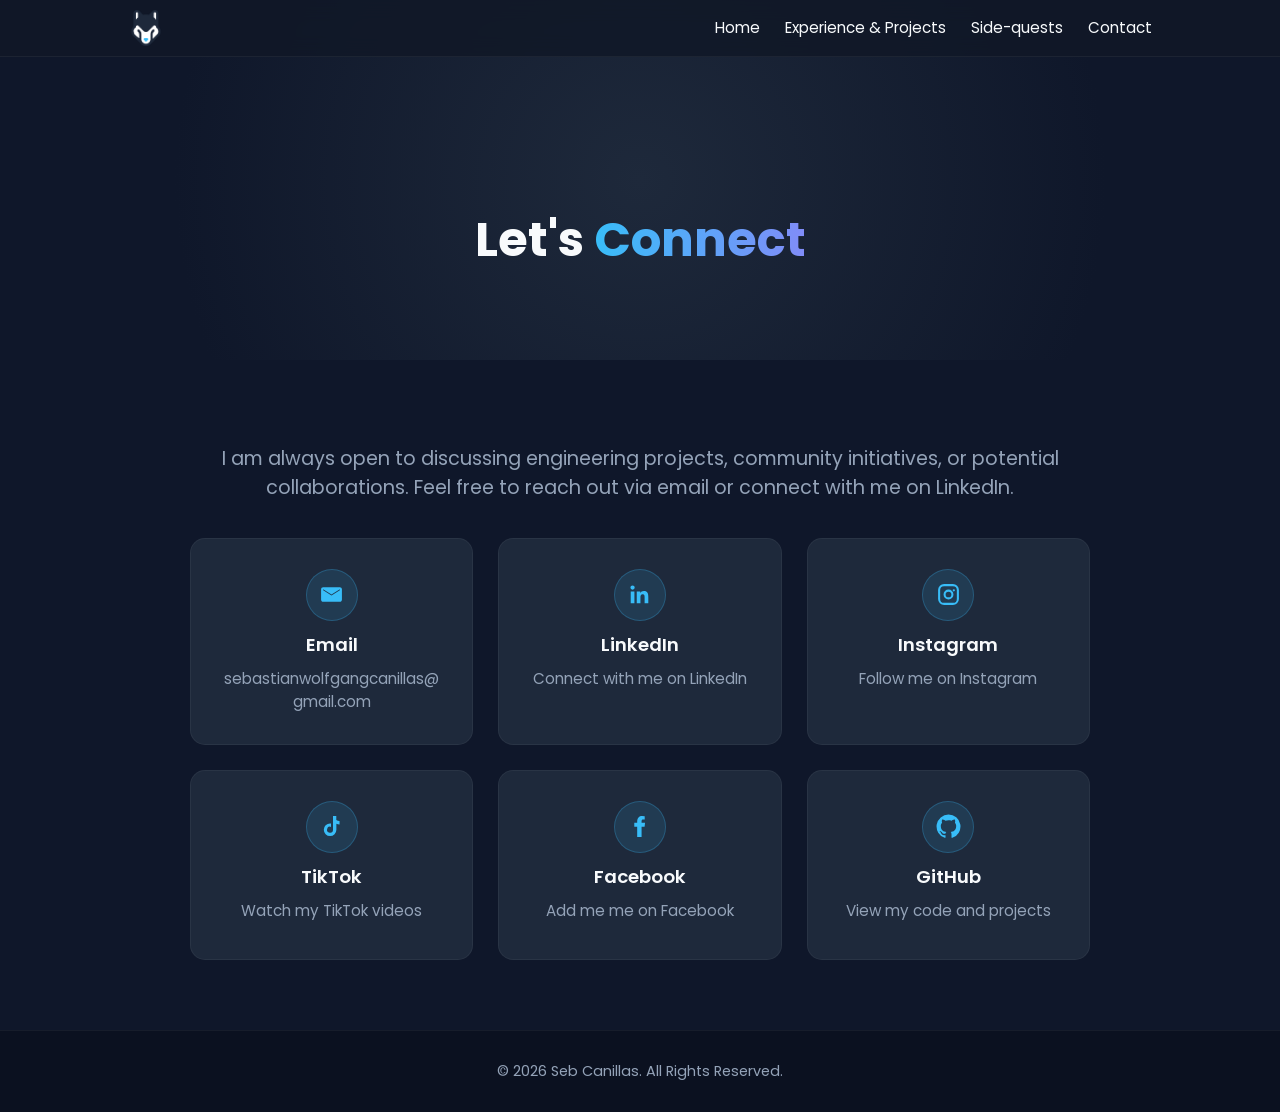
<file: contact.html>
<!DOCTYPE html>
<html lang="en">
<head>
    <meta charset="UTF-8">
    <meta name="viewport" content="width=device-width, initial-scale=1.0">
    <title>Contact | Seb Canillas</title>
    <link rel="stylesheet" href="./style.css">
    <link rel="icon" type="image/png" href="./logo.png">
</head>
<body>

    <nav id="navbar">

    <div class="nav-top">
        <a href="index.html" class="nav-logo">
            <img src="./logo.png" alt="Logo">
        </a>

    <button class="hamburger" id="hamburger">
        ☰
    </button>
    </div>
    <ul id="nav-links">
        <li><a href="index.html">Home</a></li>
        <li><a href="projects.html">Experience & Projects</a></li>
        <li><a href="hobbies.html">Side-quests</a></li>
        <li><a href="contact.html">Contact</a></li>
    </ul>
</nav>

    <section class="sub-hero">
        <h1>Let's <span>Connect</span></h1>
    </section>

    <section id="contact" class="bg-dark reveal">
        <div class="contact-container">
            <p>I am always open to discussing engineering projects, community initiatives, or potential collaborations. Feel free to reach out via email or connect with me on LinkedIn.</p>

            <div class="contact-card-grid">
                <a class="contact-card" href="mailto:sebastianwolfgangcanillas@gmail.com">
                    <span class="contact-icon" aria-hidden="true">
                        <svg viewBox="0 0 24 24" role="img">
                            <path d="M4 5h16c1.1 0 2 .9 2 2v10c0 1.1-.9 2-2 2H4c-1.1 0-2-.9-2-2V7c0-1.1.9-2 2-2zm8 8 8-5V7l-8 5-8-5v1l8 5z"/>
                        </svg>
                    </span>
                    <span class="contact-label">Email</span>
                    <span class="contact-detail">sebastianwolfgangcanillas@gmail.com</span>
                </a>

                <a class="contact-card" href="https://www.linkedin.com/in/wolfiekani/" target="_blank" rel="noopener noreferrer">
                    <span class="contact-icon" aria-hidden="true">
                        <svg viewBox="0 0 24 24" role="img">
                            <path d="M20.45 20.45h-3.55v-5.57c0-1.33-.03-3.04-1.85-3.04-1.85 0-2.14 1.45-2.14 2.94v5.67H9.36V9h3.41v1.56h.05c.47-.9 1.64-1.85 3.37-1.85 3.6 0 4.26 2.37 4.26 5.46v6.28zM5.34 7.43a2.06 2.06 0 1 1 0-4.12 2.06 2.06 0 0 1 0 4.12zM7.12 20.45H3.56V9h3.56v11.45z"/>
                        </svg>
                    </span>
                    <span class="contact-label">LinkedIn</span>
                    <span class="contact-detail">Connect with me on LinkedIn</span>
                </a>

                <a class="contact-card" href="https://www.instagram.com/wolfiekani/" target="_blank" rel="noopener noreferrer">
                    <span class="contact-icon" aria-hidden="true">
                        <svg viewBox="0 0 24 24" role="img">
                            <path d="M7.75 2h8.5A5.76 5.76 0 0 1 22 7.75v8.5A5.76 5.76 0 0 1 16.25 22h-8.5A5.76 5.76 0 0 1 2 16.25v-8.5A5.76 5.76 0 0 1 7.75 2zm0 2A3.75 3.75 0 0 0 4 7.75v8.5A3.75 3.75 0 0 0 7.75 20h8.5A3.75 3.75 0 0 0 20 16.25v-8.5A3.75 3.75 0 0 0 16.25 4h-8.5zM12 7.25A4.75 4.75 0 1 1 12 16.75 4.75 4.75 0 0 1 12 7.25zm0 2A2.75 2.75 0 1 0 12 14.75 2.75 2.75 0 0 0 12 9.25zm5.1-2.35a1.1 1.1 0 1 1 0 2.2 1.1 1.1 0 0 1 0-2.2z"/>
                        </svg>
                    </span>
                    <span class="contact-label">Instagram</span>
                    <span class="contact-detail">Follow me on Instagram</span>
                </a>

                <a class="contact-card" href="https://www.tiktok.com/@wolfiekani" target="_blank" rel="noopener noreferrer">
                    <span class="contact-icon" aria-hidden="true">
                        <svg viewBox="0 0 24 24" role="img">
                            <path d="M16.6 5.82a5.36 5.36 0 0 0 3.13 1V10a8.46 8.46 0 0 1-3.05-.57v5.64a6.04 6.04 0 1 1-6.04-6.04c.3 0 .6.02.89.07v3.26a2.86 2.86 0 1 0 1.91 2.7V2h3.16v3.82z"/>
                        </svg>
                    </span>
                    <span class="contact-label">TikTok</span>
                    <span class="contact-detail">Watch my TikTok videos</span>
                </a>

                <a class="contact-card" href="https://www.facebook.com/wolfiekani" target="_blank" rel="noopener noreferrer">
                    <span class="contact-icon" aria-hidden="true">
                        <svg viewBox="0 0 24 24" role="img">
                            <path d="M14 8.5V6.75c0-.5.11-.86.33-1.06.22-.2.61-.3 1.17-.3H17V2.15A20.2 20.2 0 0 0 14.55 2c-1.46 0-2.62.43-3.48 1.29-.86.86-1.29 2.08-1.29 3.66V8.5H7v3.65h2.78V22H14v-9.85h2.88l.45-3.65H14z"/>
                        </svg>
                    </span>
                    <span class="contact-label">Facebook</span>
                    <span class="contact-detail">Add me  me on Facebook</span>
                </a>

                <a class="contact-card" href="https://github.com/wolfiekan1" target="_blank" rel="noopener noreferrer">
                    <span class="contact-icon" aria-hidden="true">
                        <svg viewBox="0 0 24 24" role="img">
                            <path d="M12 .5A11.5 11.5 0 0 0 8.36 22.9c.58.1.79-.25.79-.56v-2c-3.22.7-3.9-1.38-3.9-1.38-.53-1.34-1.29-1.7-1.29-1.7-1.05-.72.08-.7.08-.7 1.16.08 1.77 1.2 1.77 1.2 1.03 1.76 2.7 1.25 3.36.96.1-.75.4-1.25.73-1.54-2.57-.29-5.27-1.28-5.27-5.72 0-1.26.45-2.3 1.19-3.11-.12-.29-.52-1.47.11-3.07 0 0 .97-.31 3.18 1.19A10.92 10.92 0 0 1 12 6.08c.98 0 1.97.13 2.9.39 2.2-1.5 3.17-1.19 3.17-1.19.63 1.6.23 2.78.11 3.07.74.81 1.19 1.85 1.19 3.11 0 4.45-2.71 5.43-5.29 5.72.42.36.79 1.07.79 2.16v3c0 .31.21.67.8.56A11.5 11.5 0 0 0 12 .5z"/>
                        </svg>
                    </span>
                    <span class="contact-label">GitHub</span>
                    <span class="contact-detail">View my code and projects</span>
                </a>
            </div>
        </div>
    </section>

    <footer>
        <p>© 2026 Seb Canillas. All Rights Reserved.</p>
    </footer>

    <script>
        window.addEventListener('scroll', () => {
            const nav = document.getElementById('navbar');
            if (window.scrollY > 50) { nav.classList.add('scrolled'); } 
            else { nav.classList.remove('scrolled'); }
        });

        function reveal() {
            var reveals = document.querySelectorAll('.reveal');
            for (var i = 0; i < reveals.length; i++) {
                var windowHeight = window.innerHeight;
                var elementTop = reveals[i].getBoundingClientRect().top;
                if (elementTop < windowHeight - 100) { reveals[i].classList.add('active'); }
            }
        }
        window.addEventListener('scroll', reveal);
        reveal(); 
    </script>
    <script>
const hamburger = document.getElementById('hamburger');
const navLinks = document.getElementById('nav-links');

hamburger.addEventListener('click', () => {
    navLinks.classList.toggle('show');
});
</script>
</body>
</html>
</file>
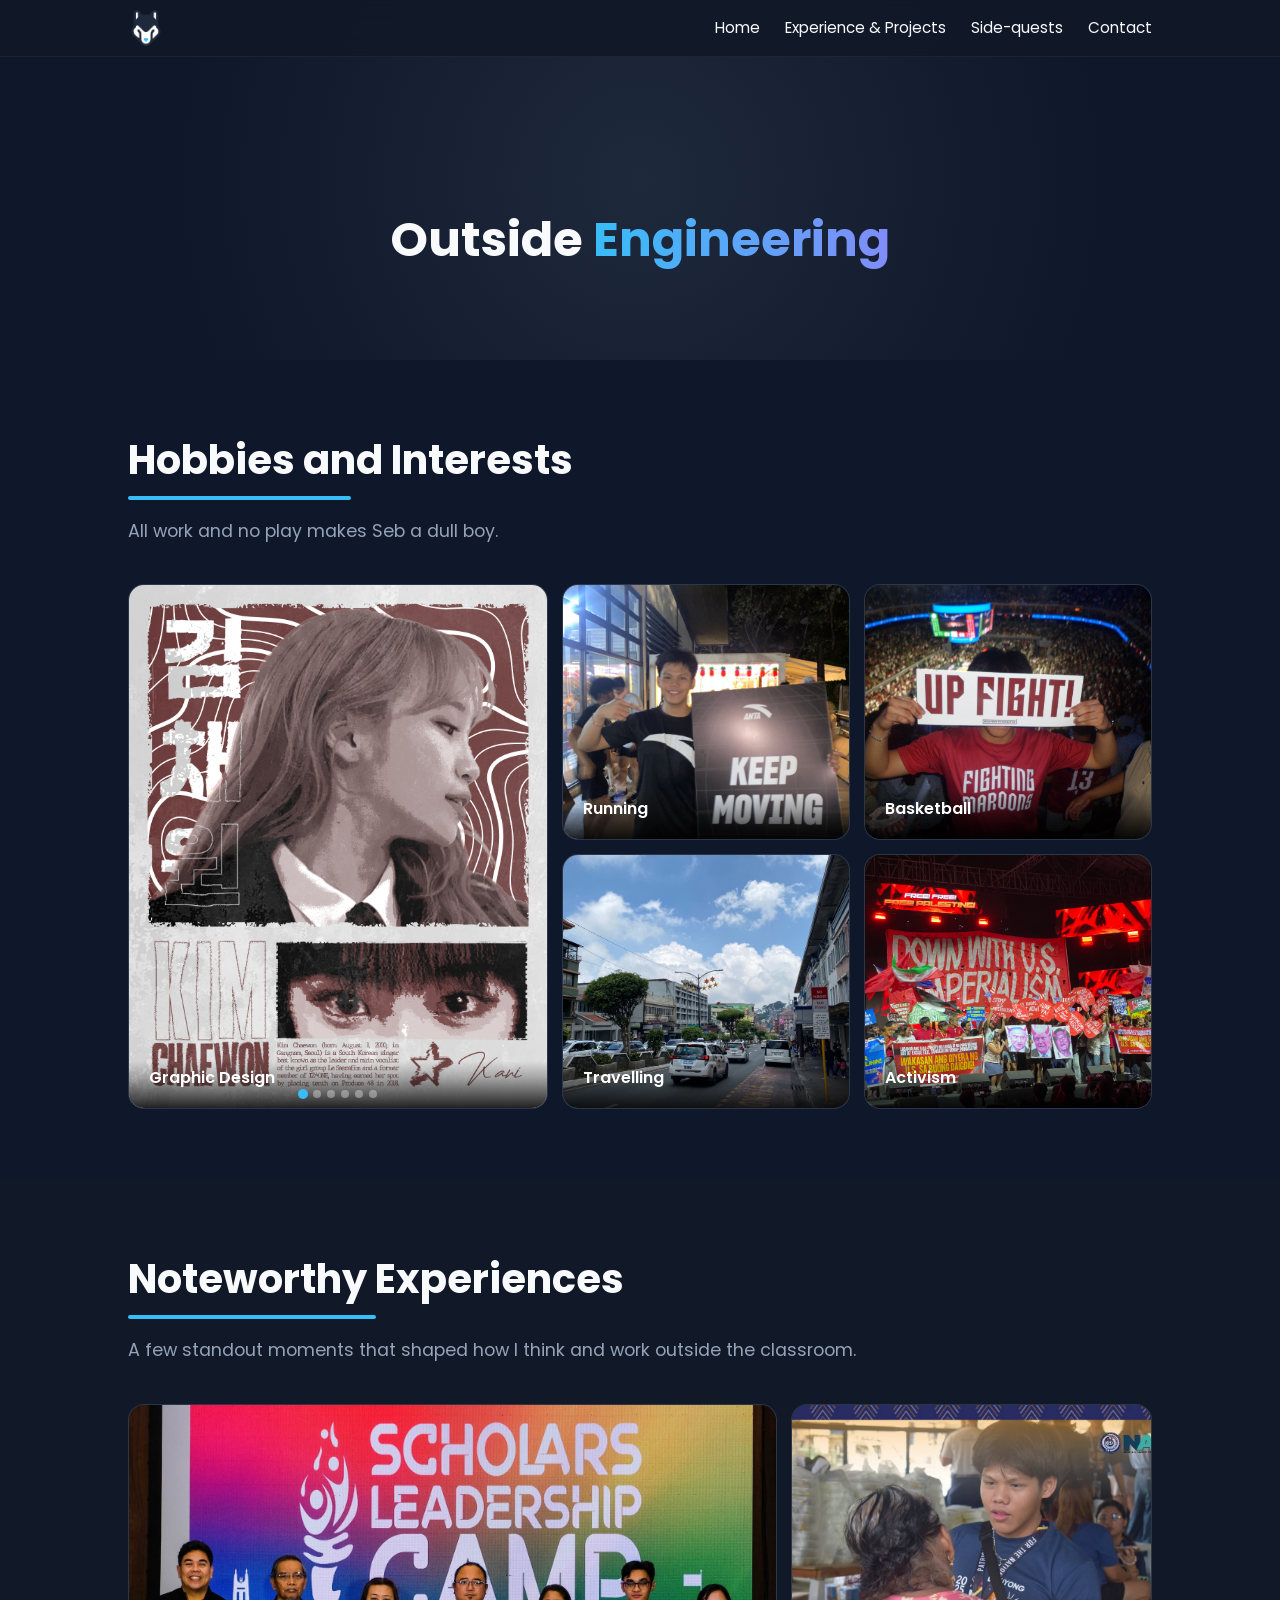
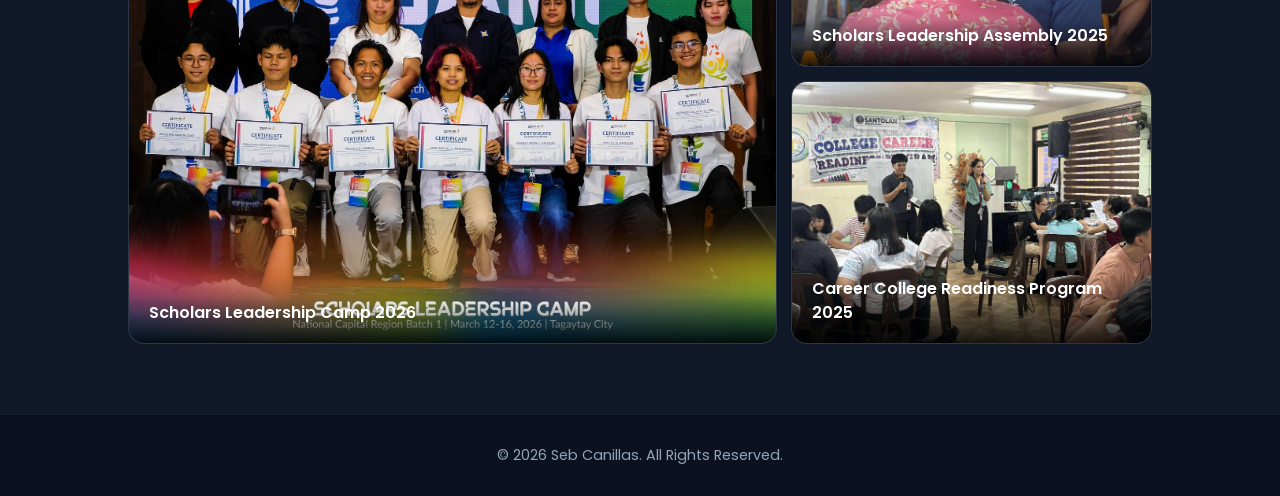
<file: hobbies.html>
<!DOCTYPE html>
<html lang="en">
<head>
    <meta charset="UTF-8">
    <meta name="viewport" content="width=device-width, initial-scale=1.0">
    <title>Hobbies | Seb Canillas</title>
    <link rel="stylesheet" href="./style.css">
    <link rel="icon" type="image/png" href="./logo.png">
</head>
<body>

    <nav id="navbar">

    <div class="nav-top">
        <a href="index.html" class="nav-logo">
            <img src="./logo.png" alt="Logo">
        </a>
    <button class="hamburger" id="hamburger">
        ☰
    </button>
    </div>
    <ul id="nav-links">
        <li><a href="index.html">Home</a></li>
        <li><a href="projects.html">Experience & Projects</a></li>
        <li><a href="hobbies.html">Side-quests</a></li>
        <li><a href="contact.html">Contact</a></li>
    </ul>
</nav>

    <section class="sub-hero">
        <h1>Outside <span>Engineering</span></h1>
    </section>

    <section id="hobbies" class="bg-dark reveal">
    <h2>Hobbies and Interests</h2>
        <p class="section-desc">
            All work and no play makes Seb a dull boy.
        </p>
    <div class="hobby-bento">

        <!-- Graphic Design - with slideshow -->
        <div class="hobby-card graphic-design-card">
            <div class="hobby-slideshow" data-interval="3000">
                <div class="slideshow-track">
                    <div class="slide" style="background-image:url('./hobbies/graphic-design/1.webp');"></div>
                    <div class="slide" style="background-image:url('./hobbies/graphic-design/2.webp');"></div>
                    <div class="slide" style="background-image:url('./hobbies/graphic-design/3.webp');"></div>
                    <div class="slide" style="background-image:url('./hobbies/graphic-design/4.webp');"></div>
                    <div class="slide" style="background-image:url('./hobbies/graphic-design/5.webp');"></div>
                    <div class="slide" style="background-image:url('./hobbies/graphic-design/6.webp');"></div>
                </div>
                <button class="slide-btn prev">‹</button>
                <button class="slide-btn next">›</button>
                <div class="slide-dots"></div>
            </div>
            <div class="hobby-content">
                <h3>Graphic Design</h3>
                <p>Made using a cracked Adobe Photoshop 2023. View more in my instagram account @kan1nnimanong.</p>
            </div>
        </div>

        <!-- Running - static image -->
        <div class="hobby-card">
            <div class="hobby-photo" style="background-image:url('./hobbies/running.jpg');"></div>
            <div class="hobby-content">
                <h3>Running</h3>
                <p>I enjoy running for both fitness and mental clarity, most notably it prevents me from doomscrolling.</p>
            </div>
        </div>

        <!-- Gaming - static image -->
        <div class="hobby-card">
            <div class="hobby-photo" style="background-image:url('./hobbies/basketball.jpg');"></div>
            <div class="hobby-content">
                <h3>Basketball</h3>
                <p>Ball knowledge.</p>
            </div>
        </div>

        <!-- Reading - static image -->
        <div class="hobby-card">
            <div class="hobby-photo" style="background-image:url('./hobbies/travelling.jpg');"></div>
            <div class="hobby-content">
                <h3>Travelling</h3>
                <p>Loitering around!</p>
            </div>
        </div>

        <!-- Activism - static image -->
        <div class="hobby-card">
            <div class="hobby-photo" style="background-image:url('./hobbies/activism.jpg');"></div>
            <div class="hobby-content">
                <h3>Activism</h3>
                <p>stp.</p>
            </div>
        </div>

    </div>
</section>

    <section id="hobbies-experience" class="bg-light reveal">
        <h2>Noteworthy Experiences</h2>
        <p class="section-desc">
            A few standout moments that shaped how I think and work outside the classroom.
        </p>

        <div class="hobby-bento hobby-bento-3col">

            <div class="hobby-card">
                <div class="hobby-photo" style="background-image:url('./hobbies/SLC.jpg');"></div>
                <div class="hobby-content">
                    <h3>Scholars Leadership Camp 2026</h3>
                    <p>A premier leadership and community-building program organized by the Department of Science and Technology - Science Education Institute (DOST-SEI). It features immersive workshops focused on servant leadership, effective communication, and patriotism</p>
                </div>
            </div>

            <div class="hobby-card">
                <div class="hobby-photo" style="background-image:url('./hobbies/SLA.jpg');"></div>
                <div class="hobby-content">
                    <h3>Scholars Leadership Assembly 2025</h3>
                    <p>An initiative by NADS, the program aims to cultivate socially responsible, professionally excellent servant-leaders capable of initiating impactful projects within communities.</p>
                </div>
            </div>

            <div class="hobby-card">
                <div class="hobby-photo" style="background-image:url('./hobbies/CCRP.jpg');"></div>
                <div class="hobby-content">
                    <h3>Career College Readiness Program 2025</h3>
                    <p>An initiative of SK Santolan, we spearheaded mock exams and review sessions to assist Grade 12 students that will be taking the 2026 UPCAT.</p>
                </div>
            </div>

        </div>
    </section>

    <footer>
        <p>© 2026 Seb Canillas. All Rights Reserved.</p>
    </footer>

    <script>
        window.addEventListener('scroll', () => {
            const nav = document.getElementById('navbar');
            if (window.scrollY > 50) { nav.classList.add('scrolled'); }
            else { nav.classList.remove('scrolled'); }
        });

        function reveal() {
            var reveals = document.querySelectorAll('.reveal');
            for (var i = 0; i < reveals.length; i++) {
                var windowHeight = window.innerHeight;
                var elementTop = reveals[i].getBoundingClientRect().top;
                if (elementTop < windowHeight - 100) { reveals[i].classList.add('active'); }
            }
        }
        window.addEventListener('scroll', reveal);
        reveal();

        document.addEventListener('DOMContentLoaded', function() {
            document.querySelectorAll('.hobby-slideshow').forEach((container) => {
                const track = container.querySelector('.slideshow-track');
                const slides = container.querySelectorAll('.slide');
                const dots = container.querySelector('.slide-dots');
                const prevBtn = container.querySelector('.prev');
                const nextBtn = container.querySelector('.next');
                let currentIndex = 0;
                let interval = parseInt(container.dataset.interval) || 3000;
                let autoPlayTimer = null;
                let isHovering = false;

                if (slides.length === 0) return;

                slides.forEach((_, i) => {
                    const dot = document.createElement('span');
                    if (i === 0) dot.classList.add('active');
                    dot.addEventListener('click', () => goTo(i));
                    dots.appendChild(dot);
                });

                function goTo(index) {
                    if (index < 0) index = slides.length - 1;
                    if (index >= slides.length) index = 0;
                    currentIndex = index;
                    track.style.transform = `translateX(-${currentIndex * 100}%)`;
                    dots.querySelectorAll('span').forEach((dot, i) => {
                        dot.classList.toggle('active', i === currentIndex);
                    });
                }

                function next() { goTo(currentIndex + 1); }
                function prev() { goTo(currentIndex - 1); }

                function startAutoPlay() {
                    if (autoPlayTimer) clearInterval(autoPlayTimer);
                    if (slides.length <= 1) return;
                    autoPlayTimer = setInterval(() => {
                        if (!isHovering) next();
                    }, interval);
                }

                if (prevBtn) prevBtn.addEventListener('click', (e) => { e.stopPropagation(); prev(); });
                if (nextBtn) nextBtn.addEventListener('click', (e) => { e.stopPropagation(); next(); });

                container.addEventListener('mouseenter', () => { isHovering = true; });
                container.addEventListener('mouseleave', () => { isHovering = false; });

                startAutoPlay();
            });
        });
    </script>
    <script>
const hamburger = document.getElementById('hamburger');
const navLinks = document.getElementById('nav-links');

hamburger.addEventListener('click', () => {
    navLinks.classList.toggle('show');
});
</script>

<script>
if (window.innerWidth <= 768) {

    document.querySelectorAll('#hobbies-experience .hobby-card')
        .forEach(card => {

            card.addEventListener('click', () => {

                document.querySelectorAll(
                    '#hobbies-experience .hobby-card'
                ).forEach(c => {
                    if (c !== card) {
                        c.classList.remove('active');
                    }
                });

                card.classList.toggle('active');
            });

        });

}
</script>

</body>
</html>
</file>
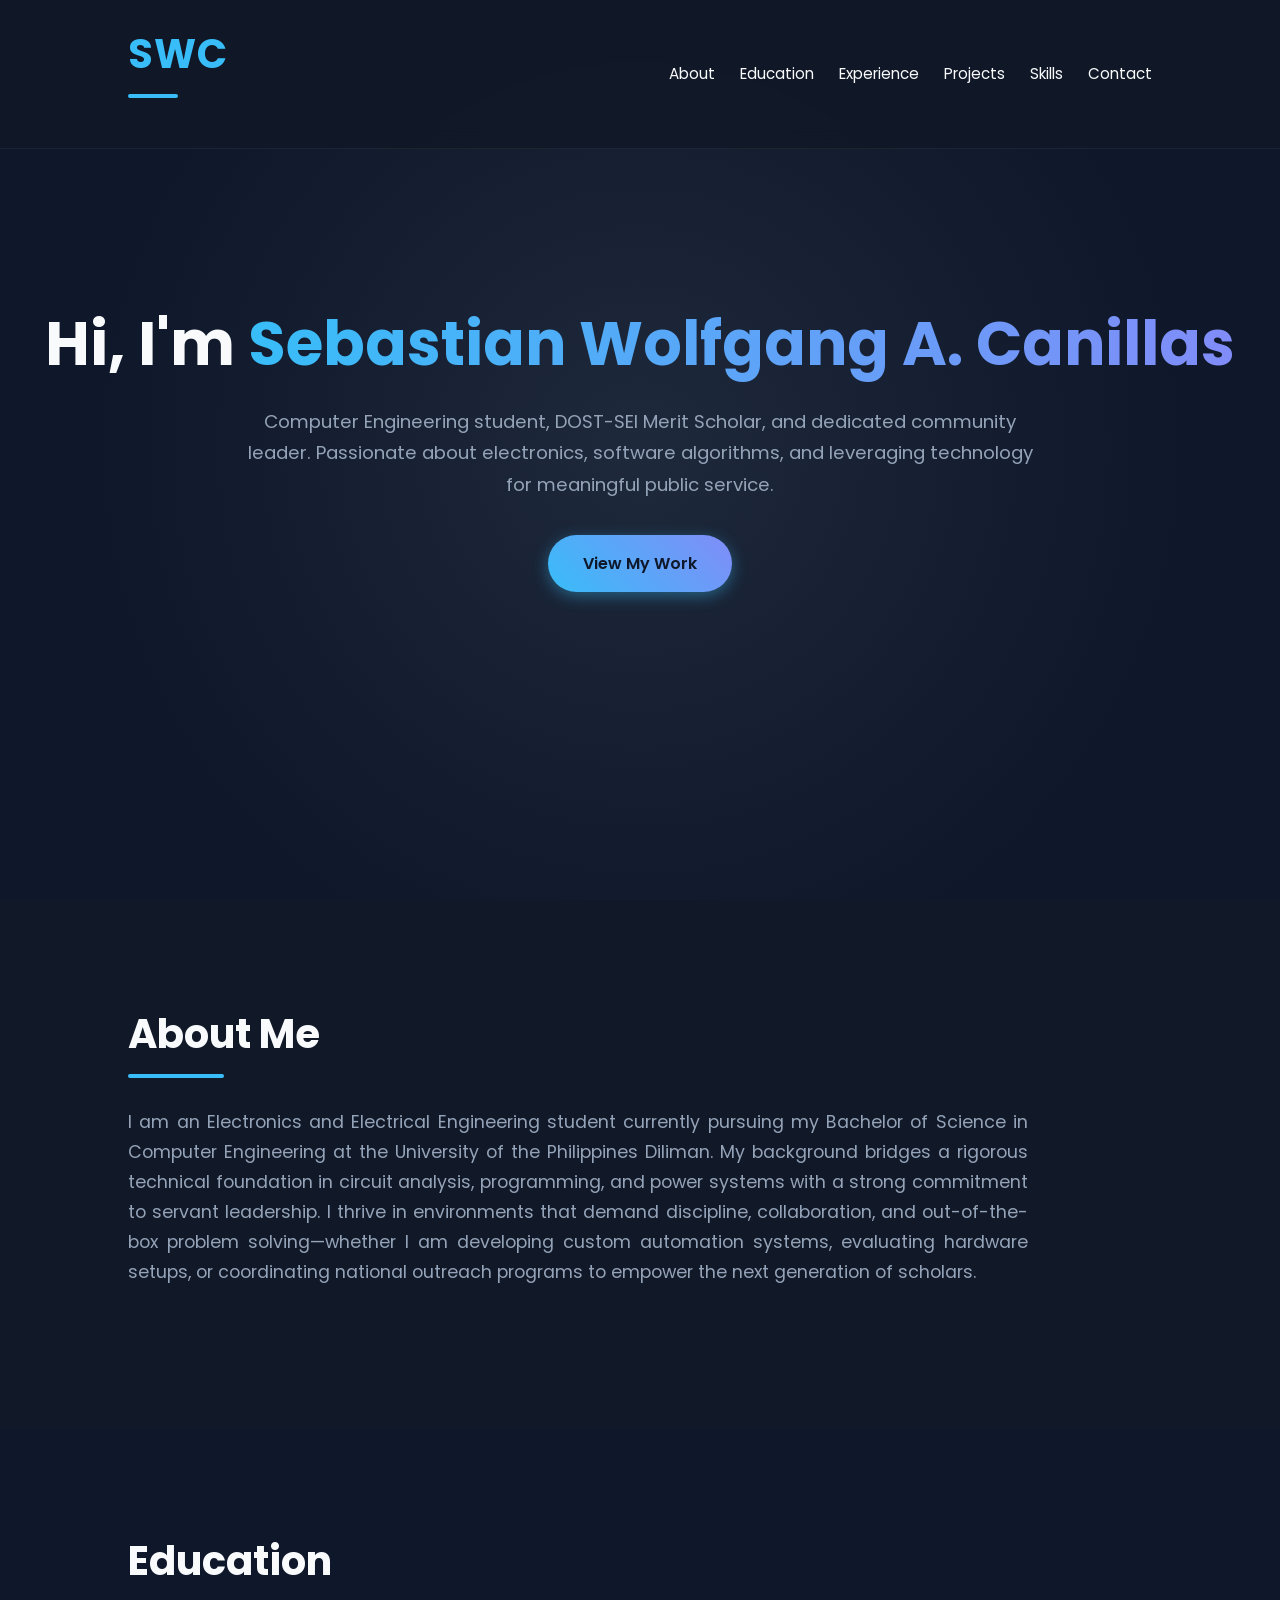
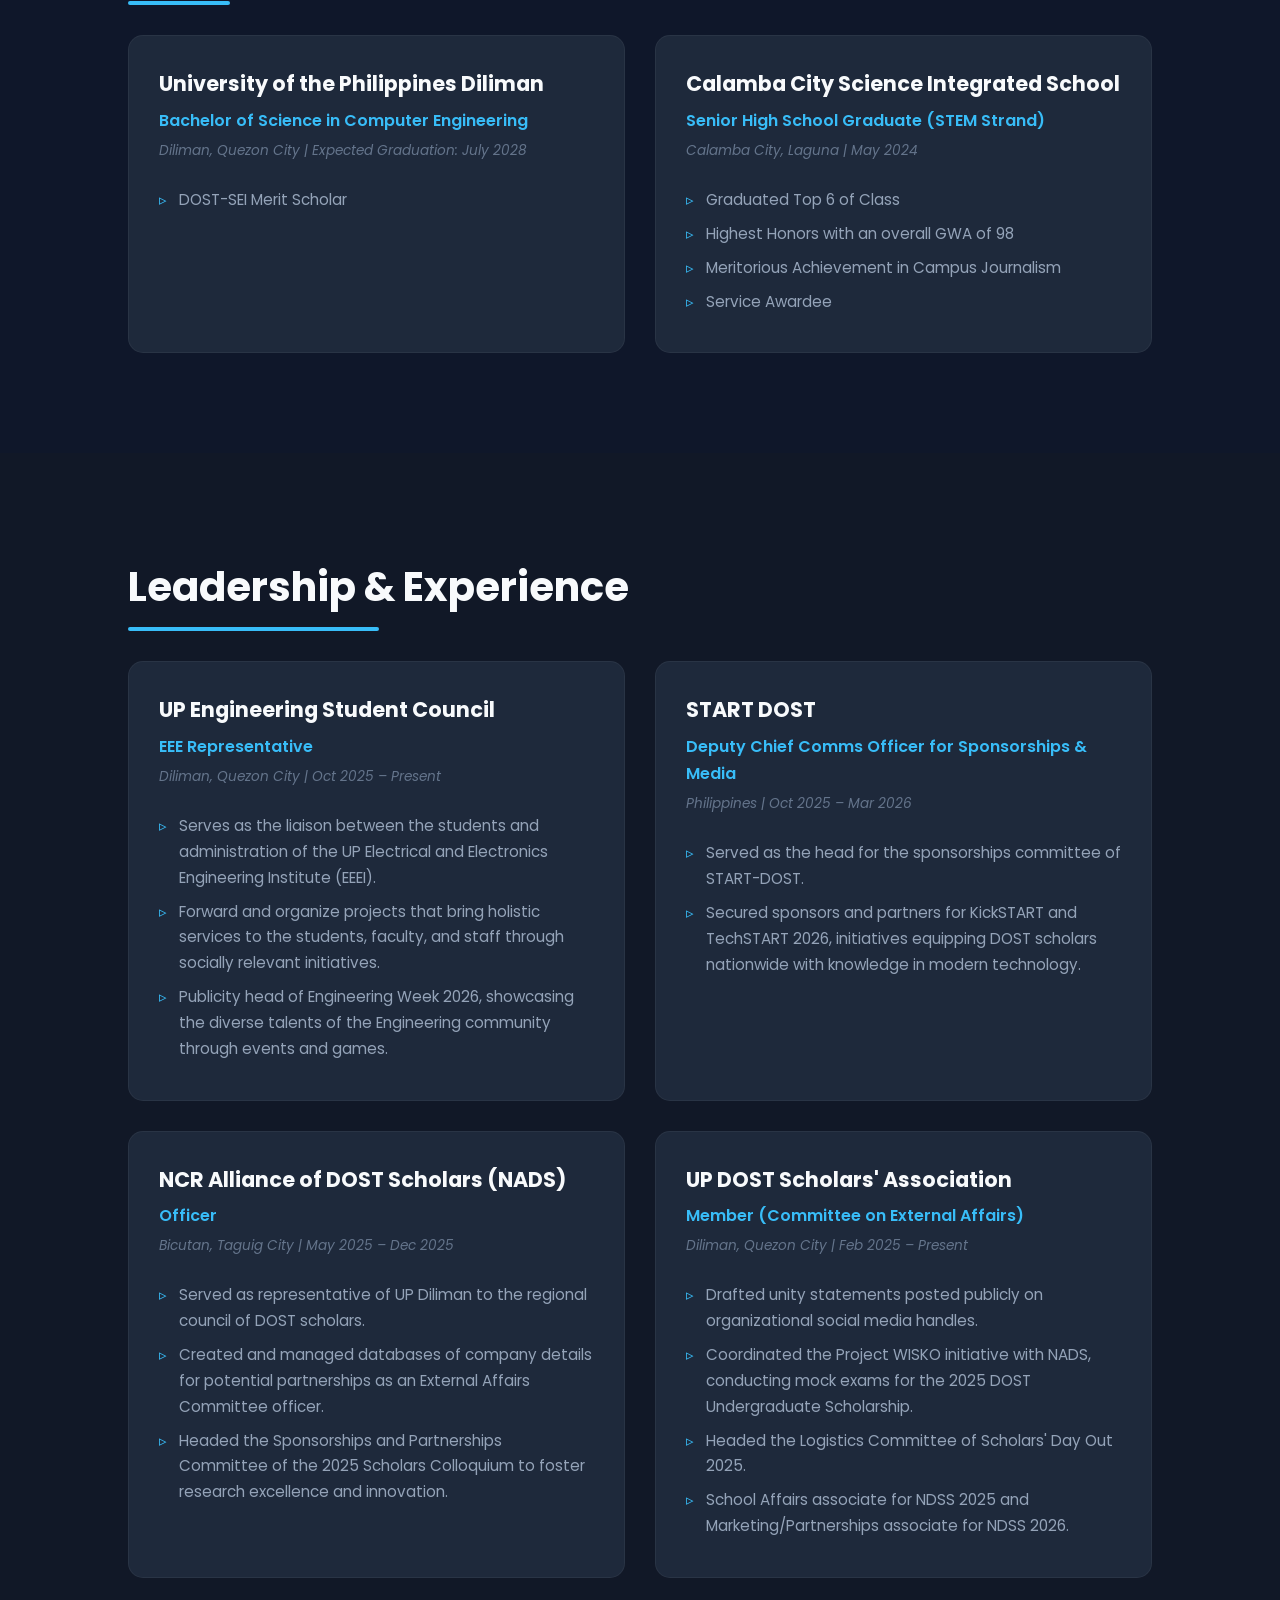
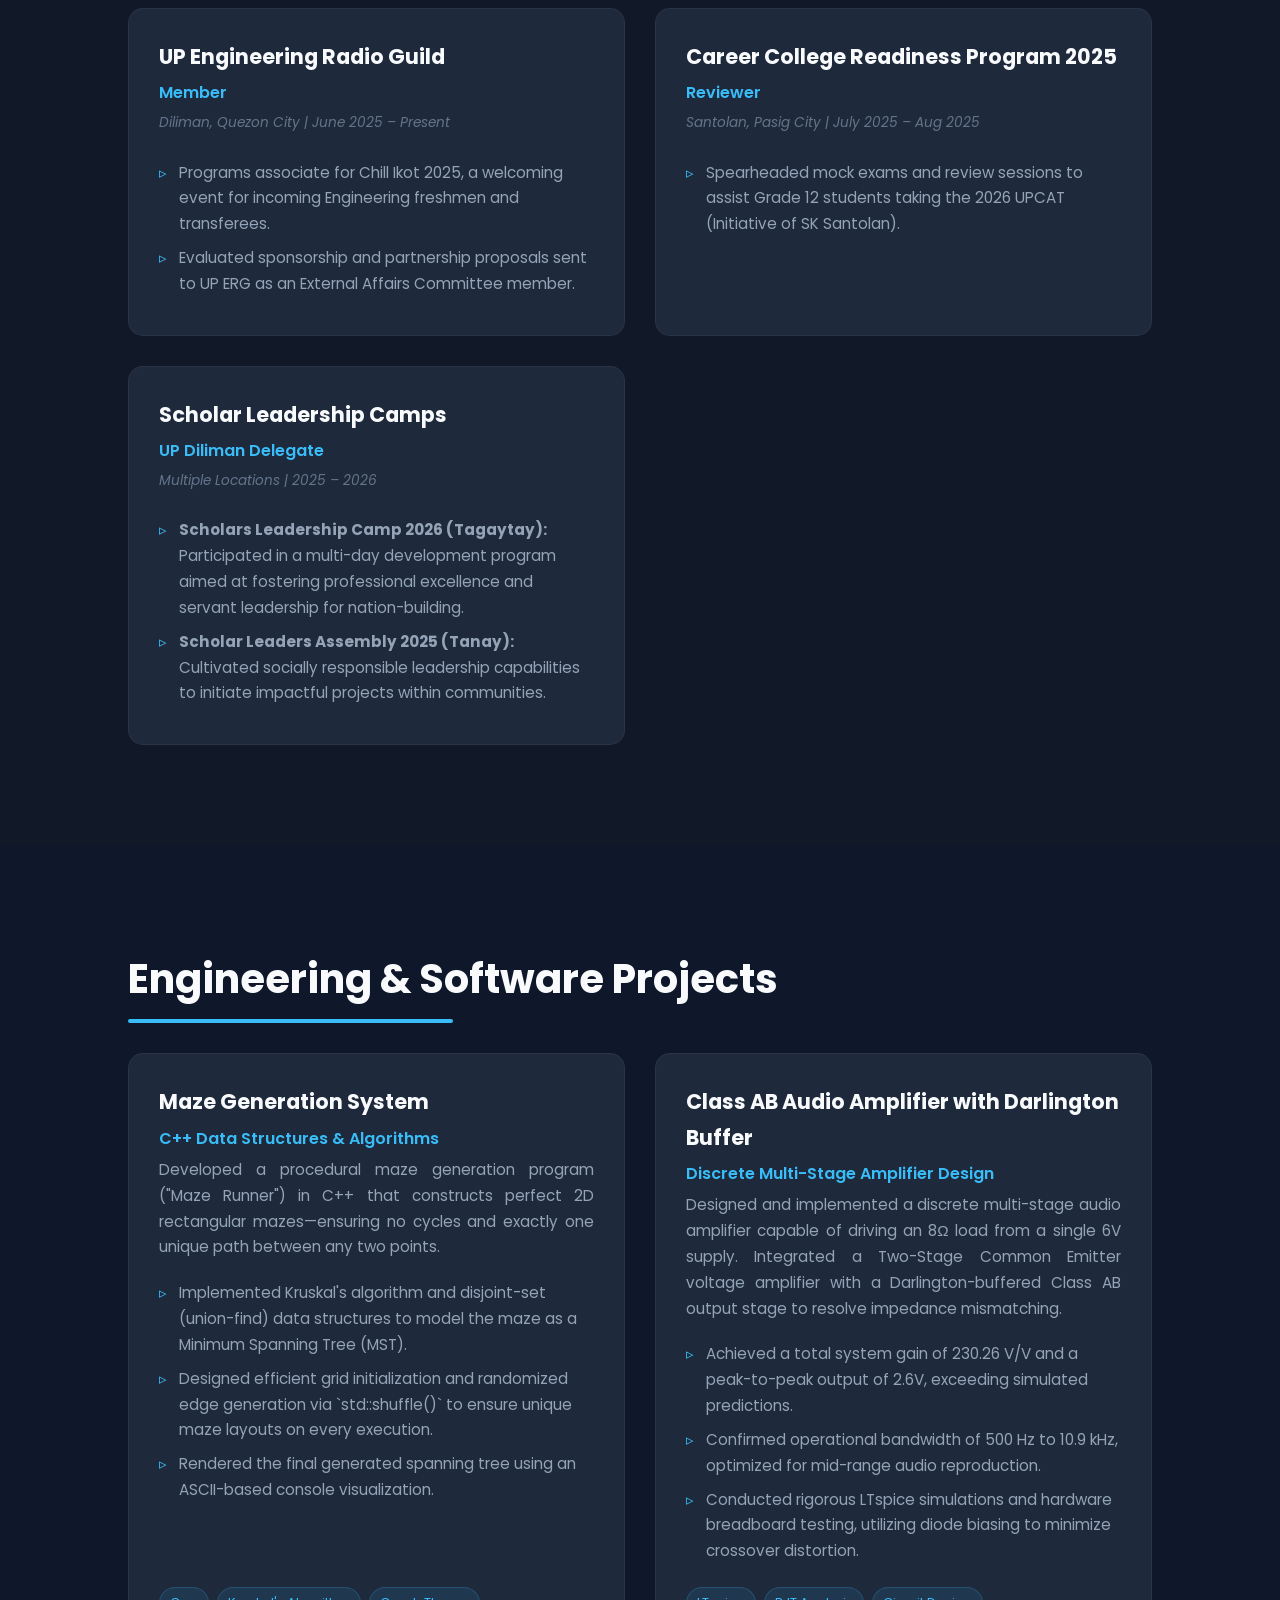
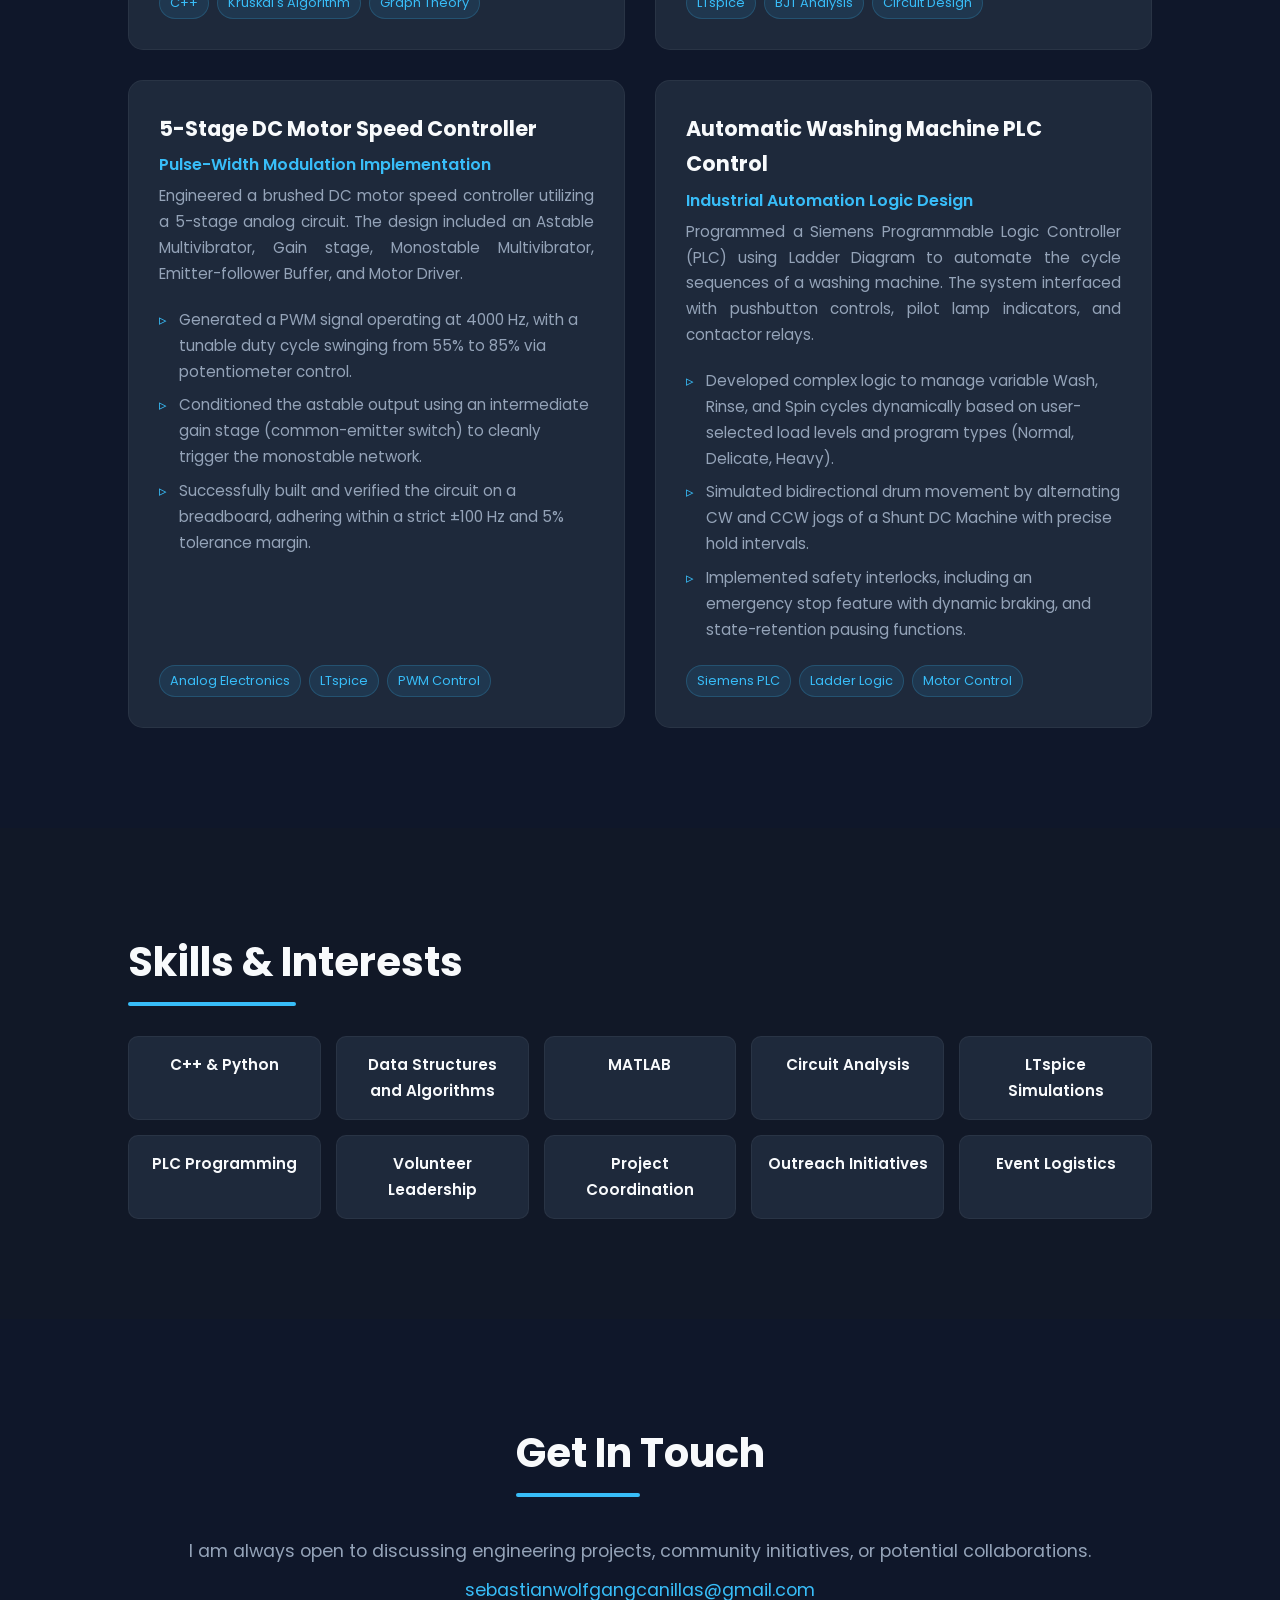
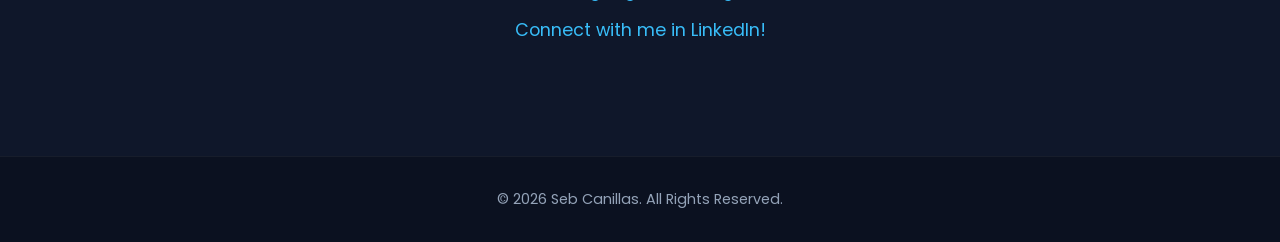
<file: og.html>
<!DOCTYPE html>
<html lang="en">
<head>
    <meta charset="UTF-8">
    <meta name="viewport" content="width=device-width, initial-scale=1.0">
    <title>Sebastian Wolfgang A. Canillas | Portfolio</title>
    <link href="https://fonts.googleapis.com/css2?family=Poppins:wght@300;400;600;700&display=swap" rel="stylesheet">

    <style>
        :root {
            --bg-main: #0f172a;
            --bg-nav: rgba(17, 24, 39, 0.85);
            --card-bg: #1e293b;
            --accent: #38bdf8;
            --accent-glow: rgba(56, 189, 248, 0.4);
            --text-main: #f8fafc;
            --text-muted: #94a3b8;
        }

        * {
            margin: 0;
            padding: 0;
            box-sizing: border-box;
            font-family: 'Poppins', sans-serif;
            scroll-behavior: smooth;
        }

        body {
            background: var(--bg-main);
            color: var(--text-main);
            line-height: 1.7;
            overflow-x: hidden;
        }

        /* --- NAVIGATION --- */
        nav {
            position: fixed;
            width: 100%;
            top: 0;
            background: var(--bg-nav);
            backdrop-filter: blur(10px);
            padding: 20px 10%;
            display: flex;
            justify-content: space-between;
            align-items: center;
            z-index: 1000;
            border-bottom: 1px solid rgba(255,255,255,0.05);
            transition: padding 0.3s ease;
        }

        nav.scrolled {
            padding: 15px 10%;
            box-shadow: 0 4px 30px rgba(0, 0, 0, 0.5);
        }

        nav h2 {
            color: var(--accent);
            font-weight: 700;
            letter-spacing: 1px;
            cursor: pointer;
        }

        nav ul {
            list-style: none;
            display: flex;
            gap: 25px;
        }

        nav a {
            text-decoration: none;
            color: var(--text-main);
            font-weight: 400;
            transition: all 0.3s ease;
            position: relative;
            font-size: 0.95rem;
        }

        nav a::after {
            content: '';
            position: absolute;
            width: 0;
            height: 2px;
            bottom: -5px;
            left: 0;
            background-color: var(--accent);
            transition: width 0.3s ease;
        }

        nav a:hover::after {
            width: 100%;
        }

        nav a:hover {
            color: var(--accent);
        }

        /* --- HERO SECTION --- */
        .hero {
            min-height: 100vh;
            display: flex;
            flex-direction: column;
            justify-content: center;
            align-items: center;
            text-align: center;
            padding: 20px;
            background: radial-gradient(circle at center, #1e293b 0%, #0f172a 70%);
        }

        .hero h1 {
            font-size: 3.8rem;
            line-height: 1.2;
            animation: fadeInDown 1s ease-out forwards;
        }

        .hero span {
            color: var(--accent);
            background: linear-gradient(90deg, #38bdf8, #818cf8);
            -webkit-background-clip: text;
            -webkit-text-fill-color: transparent;
        }

        .hero p {
            max-width: 800px;
            margin: 25px 0;
            font-size: 1.15rem;
            color: var(--text-muted);
            animation: fadeInUp 1s ease-out 0.3s forwards;
            opacity: 0;
        }

        .btn {
            display: inline-block;
            padding: 15px 35px;
            background: linear-gradient(45deg, #38bdf8, #818cf8);
            color: #0f172a;
            text-decoration: none;
            border-radius: 30px;
            font-weight: 600;
            transition: all 0.3s ease;
            opacity: 0;
            animation: fadeInUp 1s ease-out 0.6s forwards;
            box-shadow: 0 4px 15px var(--accent-glow);
            margin-top: 10px;
        }

        .btn:hover {
            transform: translateY(-3px) scale(1.05);
            box-shadow: 0 8px 25px var(--accent-glow);
        }

        /* --- LAYOUT & TYPOGRAPHY --- */
        section {
            padding: 100px 10%;
        }

        h2 {
            font-size: 2.5rem;
            margin-bottom: 40px;
            color: var(--text-main);
            position: relative;
            display: inline-block;
        }

        h2::after {
            content: '';
            position: absolute;
            width: 50%;
            height: 4px;
            background: var(--accent);
            bottom: -10px;
            left: 0;
            border-radius: 2px;
        }

        .section-desc {
            font-size: 1.1rem;
            color: var(--text-muted);
            max-width: 900px;
            text-align: justify;
            margin-bottom: 40px;
        }

        /* --- BACKGROUND ALTERNATION --- */
        .bg-dark { background: #0f172a; }
        .bg-light { background: #111827; }

        /* --- SKILLS --- */
        .skills-container {
            display: grid;
            grid-template-columns: repeat(auto-fit, minmax(160px, 1fr));
            gap: 15px;
        }

        .skill {
            background: var(--card-bg);
            padding: 15px;
            text-align: center;
            border-radius: 10px;
            font-weight: 600;
            font-size: 0.95rem;
            border: 1px solid rgba(255,255,255,0.05);
            transition: all 0.3s ease;
            cursor: default;
        }

        .skill:hover {
            transform: translateY(-5px);
            border-color: var(--accent);
            box-shadow: 0 10px 20px rgba(0,0,0,0.3);
            color: var(--accent);
        }

        /* --- CARDS (Education, Experience, Projects) --- */
        .grid-container {
            display: grid;
            grid-template-columns: repeat(auto-fit, minmax(350px, 1fr));
            gap: 30px;
        }

        .card {
            background: var(--card-bg);
            padding: 30px;
            border-radius: 15px;
            border: 1px solid rgba(255,255,255,0.05);
            transition: all 0.4s ease;
            position: relative;
            overflow: hidden;
            display: flex;
            flex-direction: column;
        }

        .card::before {
            content: '';
            position: absolute;
            top: 0;
            left: 0;
            width: 4px;
            height: 100%;
            background: var(--accent);
            transform: scaleY(0);
            transition: transform 0.4s ease;
            transform-origin: bottom;
        }

        .card:hover::before {
            transform: scaleY(1);
        }

        .card:hover {
            transform: translateY(-5px);
            box-shadow: 0 15px 30px rgba(0,0,0,0.4);
        }

        .card h3 {
            margin-bottom: 5px;
            font-size: 1.3rem;
            color: var(--text-main);
        }
        
        .card h4 {
            color: var(--accent);
            margin-bottom: 5px;
            font-weight: 600;
            font-size: 1rem;
        }

        .card .meta {
            font-size: 0.85rem;
            color: #64748b;
            margin-bottom: 15px;
            font-style: italic;
        }

        .card p {
            color: var(--text-muted);
            font-size: 0.95rem;
            margin-bottom: 10px;
            text-align: justify;
        }

        .card ul {
            list-style-type: none;
            padding-left: 0;
            margin-top: 10px;
        }

        .card ul li {
            position: relative;
            padding-left: 20px;
            margin-bottom: 8px;
            font-size: 0.95rem;
            color: var(--text-muted);
        }

        .card ul li::before {
            content: '▹';
            position: absolute;
            left: 0;
            color: var(--accent);
        }
        
        /* Technology tags for projects */
        .tech-tags {
            margin-top: auto; /* Pushes tags to bottom of card */
            padding-top: 15px;
            display: flex;
            flex-wrap: wrap;
            gap: 8px;
        }
        
        .tech-tag {
            background: rgba(56, 189, 248, 0.1);
            color: var(--accent);
            padding: 4px 10px;
            border-radius: 20px;
            font-size: 0.8rem;
            border: 1px solid rgba(56, 189, 248, 0.2);
        }

        /* --- CONTACT & FOOTER --- */
        .contact {
            text-align: center;
        }

        .contact p {
            margin: 10px 0;
            font-size: 1.1rem;
            color: var(--text-muted);
        }

        footer {
            text-align: center;
            padding: 30px;
            background: #0b1120;
            color: var(--text-muted);
            border-top: 1px solid rgba(255,255,255,0.05);
            font-size: 0.9rem;
        }

        /* --- ANIMATIONS --- */
        @keyframes fadeInDown {
            from { opacity: 0; transform: translateY(-30px); }
            to { opacity: 1; transform: translateY(0); }
        }

        @keyframes fadeInUp {
            from { opacity: 0; transform: translateY(30px); }
            to { opacity: 1; transform: translateY(0); }
        }

        .reveal {
            opacity: 0;
            transform: translateY(50px);
            transition: all 0.8s ease-out;
        }

        .reveal.active {
            opacity: 1;
            transform: translateY(0);
        }
    </style>
</head>
<body>

    <nav id="navbar">
        <h2>SWC</h2>
        <ul>
            <li><a href="#about">About</a></li>
            <li><a href="#education">Education</a></li>
            <li><a href="#experience">Experience</a></li>
            <li><a href="#projects">Projects</a></li>
            <li><a href="#skills">Skills</a></li>
            <li><a href="#contact">Contact</a></li>
        </ul>
    </nav>

    <section class="hero">
        <h1>Hi, I'm <span>Sebastian Wolfgang A. Canillas</span></h1>
        <p>
            Computer Engineering student, DOST-SEI Merit Scholar, and dedicated community leader. Passionate about electronics, software algorithms, and leveraging technology for meaningful public service.
        </p>
        <a href="#projects" class="btn">View My Work</a>
    </section>

    <section id="about" class="bg-light reveal">
        <h2>About Me</h2>
        <p class="section-desc">
            I am an Electronics and Electrical Engineering student currently pursuing my Bachelor of Science in Computer Engineering at the University of the Philippines Diliman. My background bridges a rigorous technical foundation in circuit analysis, programming, and power systems with a strong commitment to servant leadership. I thrive in environments that demand discipline, collaboration, and out-of-the-box problem solving—whether I am developing custom automation systems, evaluating hardware setups, or coordinating national outreach programs to empower the next generation of scholars.
        </p>
    </section>

    <section id="education" class="bg-dark reveal">
        <h2>Education</h2>
        <div class="grid-container">
            <div class="card">
                <h3>University of the Philippines Diliman</h3>
                <h4>Bachelor of Science in Computer Engineering</h4>
                <div class="meta">Diliman, Quezon City | Expected Graduation: July 2028</div>
                <ul>
                    <li>DOST-SEI Merit Scholar</li>
                </ul>
            </div>
            <div class="card">
                <h3>Calamba City Science Integrated School</h3>
                <h4>Senior High School Graduate (STEM Strand)</h4>
                <div class="meta">Calamba City, Laguna | May 2024</div>
                <ul>
                    <li>Graduated Top 6 of Class</li>
                    <li>Highest Honors with an overall GWA of 98</li>
                    <li>Meritorious Achievement in Campus Journalism</li>
                    <li>Service Awardee</li>
                </ul>
            </div>
        </div>
    </section>

    <section id="experience" class="bg-light reveal">
        <h2>Leadership & Experience</h2>
        <div class="grid-container">
            
            <div class="card">
                <h3>UP Engineering Student Council</h3>
                <h4>EEE Representative</h4>
                <div class="meta">Diliman, Quezon City | Oct 2025 – Present</div>
                <ul>
                    <li>Serves as the liaison between the students and administration of the UP Electrical and Electronics Engineering Institute (EEEI).</li>
                    <li>Forward and organize projects that bring holistic services to the students, faculty, and staff through socially relevant initiatives.</li>
                    <li>Publicity head of Engineering Week 2026, showcasing the diverse talents of the Engineering community through events and games.</li>
                </ul>
            </div>

            <div class="card">
                <h3>START DOST</h3>
                <h4>Deputy Chief Comms Officer for Sponsorships & Media</h4>
                <div class="meta">Philippines | Oct 2025 – Mar 2026</div>
                <ul>
                    <li>Served as the head for the sponsorships committee of START-DOST.</li>
                    <li>Secured sponsors and partners for KickSTART and TechSTART 2026, initiatives equipping DOST scholars nationwide with knowledge in modern technology.</li>
                </ul>
            </div>

            <div class="card">
                <h3>NCR Alliance of DOST Scholars (NADS)</h3>
                <h4>Officer</h4>
                <div class="meta">Bicutan, Taguig City | May 2025 – Dec 2025</div>
                <ul>
                    <li>Served as representative of UP Diliman to the regional council of DOST scholars.</li>
                    <li>Created and managed databases of company details for potential partnerships as an External Affairs Committee officer.</li>
                    <li>Headed the Sponsorships and Partnerships Committee of the 2025 Scholars Colloquium to foster research excellence and innovation.</li>
                </ul>
            </div>

            <div class="card">
                <h3>UP DOST Scholars' Association</h3>
                <h4>Member (Committee on External Affairs)</h4>
                <div class="meta">Diliman, Quezon City | Feb 2025 – Present</div>
                <ul>
                    <li>Drafted unity statements posted publicly on organizational social media handles.</li>
                    <li>Coordinated the Project WISKO initiative with NADS, conducting mock exams for the 2025 DOST Undergraduate Scholarship.</li>
                    <li>Headed the Logistics Committee of Scholars' Day Out 2025.</li>
                    <li>School Affairs associate for NDSS 2025 and Marketing/Partnerships associate for NDSS 2026.</li>
                </ul>
            </div>

            <div class="card">
                <h3>UP Engineering Radio Guild</h3>
                <h4>Member</h4>
                <div class="meta">Diliman, Quezon City | June 2025 – Present</div>
                <ul>
                    <li>Programs associate for Chill Ikot 2025, a welcoming event for incoming Engineering freshmen and transferees.</li>
                    <li>Evaluated sponsorship and partnership proposals sent to UP ERG as an External Affairs Committee member.</li>
                </ul>
            </div>

            <div class="card">
                <h3>Career College Readiness Program 2025</h3>
                <h4>Reviewer</h4>
                <div class="meta">Santolan, Pasig City | July 2025 – Aug 2025</div>
                <ul>
                    <li>Spearheaded mock exams and review sessions to assist Grade 12 students taking the 2026 UPCAT (Initiative of SK Santolan).</li>
                </ul>
            </div>

            <div class="card">
                <h3>Scholar Leadership Camps</h3>
                <h4>UP Diliman Delegate</h4>
                <div class="meta">Multiple Locations | 2025 – 2026</div>
                <ul>
                    <li><strong>Scholars Leadership Camp 2026 (Tagaytay):</strong> Participated in a multi-day development program aimed at fostering professional excellence and servant leadership for nation-building.</li>
                    <li><strong>Scholar Leaders Assembly 2025 (Tanay):</strong> Cultivated socially responsible leadership capabilities to initiate impactful projects within communities.</li>
                </ul>
            </div>

        </div>
    </section>

    <section id="projects" class="bg-dark reveal">
        <h2>Engineering & Software Projects</h2>
        <div class="grid-container">

            <div class="card">
                <h3>Maze Generation System</h3>
                <h4>C++ Data Structures & Algorithms</h4>
                <p>Developed a procedural maze generation program ("Maze Runner") in C++ that constructs perfect 2D rectangular mazes—ensuring no cycles and exactly one unique path between any two points.</p>
                <ul>
                    <li>Implemented Kruskal's algorithm and disjoint-set (union-find) data structures to model the maze as a Minimum Spanning Tree (MST).</li>
                    <li>Designed efficient grid initialization and randomized edge generation via `std::shuffle()` to ensure unique maze layouts on every execution.</li>
                    <li>Rendered the final generated spanning tree using an ASCII-based console visualization.</li>
                </ul>
                <div class="tech-tags">
                    <span class="tech-tag">C++</span>
                    <span class="tech-tag">Kruskal's Algorithm</span>
                    <span class="tech-tag">Graph Theory</span>
                </div>
            </div>
            
            <div class="card">
                <h3>Class AB Audio Amplifier with Darlington Buffer</h3>
                <h4>Discrete Multi-Stage Amplifier Design</h4>
                <p>Designed and implemented a discrete multi-stage audio amplifier capable of driving an 8Ω load from a single 6V supply. Integrated a Two-Stage Common Emitter voltage amplifier with a Darlington-buffered Class AB output stage to resolve impedance mismatching.</p>
                <ul>
                    <li>Achieved a total system gain of 230.26 V/V and a peak-to-peak output of 2.6V, exceeding simulated predictions.</li>
                    <li>Confirmed operational bandwidth of 500 Hz to 10.9 kHz, optimized for mid-range audio reproduction.</li>
                    <li>Conducted rigorous LTspice simulations and hardware breadboard testing, utilizing diode biasing to minimize crossover distortion.</li>
                </ul>
                <div class="tech-tags">
                    <span class="tech-tag">LTspice</span>
                    <span class="tech-tag">BJT Analysis</span>
                    <span class="tech-tag">Circuit Design</span>
                </div>
            </div>

            <div class="card">
                <h3>5-Stage DC Motor Speed Controller</h3>
                <h4>Pulse-Width Modulation Implementation</h4>
                <p>Engineered a brushed DC motor speed controller utilizing a 5-stage analog circuit. The design included an Astable Multivibrator, Gain stage, Monostable Multivibrator, Emitter-follower Buffer, and Motor Driver.</p>
                <ul>
                    <li>Generated a PWM signal operating at 4000 Hz, with a tunable duty cycle swinging from 55% to 85% via potentiometer control.</li>
                    <li>Conditioned the astable output using an intermediate gain stage (common-emitter switch) to cleanly trigger the monostable network.</li>
                    <li>Successfully built and verified the circuit on a breadboard, adhering within a strict ±100 Hz and 5% tolerance margin.</li>
                </ul>
                <div class="tech-tags">
                    <span class="tech-tag">Analog Electronics</span>
                    <span class="tech-tag">LTspice</span>
                    <span class="tech-tag">PWM Control</span>
                </div>
            </div>

            <div class="card">
                <h3>Automatic Washing Machine PLC Control</h3>
                <h4>Industrial Automation Logic Design</h4>
                <p>Programmed a Siemens Programmable Logic Controller (PLC) using Ladder Diagram to automate the cycle sequences of a washing machine. The system interfaced with pushbutton controls, pilot lamp indicators, and contactor relays.</p>
                <ul>
                    <li>Developed complex logic to manage variable Wash, Rinse, and Spin cycles dynamically based on user-selected load levels and program types (Normal, Delicate, Heavy).</li>
                    <li>Simulated bidirectional drum movement by alternating CW and CCW jogs of a Shunt DC Machine with precise hold intervals.</li>
                    <li>Implemented safety interlocks, including an emergency stop feature with dynamic braking, and state-retention pausing functions.</li>
                </ul>
                <div class="tech-tags">
                    <span class="tech-tag">Siemens PLC</span>
                    <span class="tech-tag">Ladder Logic</span>
                    <span class="tech-tag">Motor Control</span>
                </div>
            </div>

        </div>
    </section>

    <section id="skills" class="bg-light reveal">
        <h2>Skills & Interests</h2>
        <div class="skills-container">
            <div class="skill">C++ & Python</div>
            <div class="skill">Data Structures and Algorithms</div>
            <div class="skill">MATLAB</div>
            <div class="skill">Circuit Analysis</div>
            <div class="skill">LTspice Simulations</div>
            <div class="skill">PLC Programming</div>
            <div class="skill">Volunteer Leadership</div>
            <div class="skill">Project Coordination</div>
            <div class="skill">Outreach Initiatives</div>
            <div class="skill">Event Logistics</div>
        </div>
    </section>

    <section id="contact" class="bg-dark contact reveal">
        <h2>Get In Touch</h2>
        <p>I am always open to discussing engineering projects, community initiatives, or potential collaborations.</p>
        <p><a href="mailto:sebastianwolfgangcanillas@gmail.com" style="color: var(--accent); text-decoration: none;">sebastianwolfgangcanillas@gmail.com</a></p>
        <p><a href="https://www.linkedin.com/in/sebastian-wolfgang-canillas-6a2394320/" target="_blank" style="color: var(--accent); text-decoration: none;">Connect with me in LinkedIn!</a></p>
    </section>

    <footer>
        <p>© 2026 Seb Canillas. All Rights Reserved.</p>
    </footer>

    <script>
        window.addEventListener('scroll', () => {
            const nav = document.getElementById('navbar');
            if (window.scrollY > 50) {
                nav.classList.add('scrolled');
            } else {
                nav.classList.remove('scrolled');
            }
        });

        function reveal() {
            var reveals = document.querySelectorAll('.reveal');
            for (var i = 0; i < reveals.length; i++) {
                var windowHeight = window.innerHeight;
                var elementTop = reveals[i].getBoundingClientRect().top;
                var elementVisible = 100;

                if (elementTop < windowHeight - elementVisible) {
                    reveals[i].classList.add('active');
                }
            }
        }
        
        window.addEventListener('scroll', reveal);
        reveal(); 
    </script>
</body>
</html>
</file>
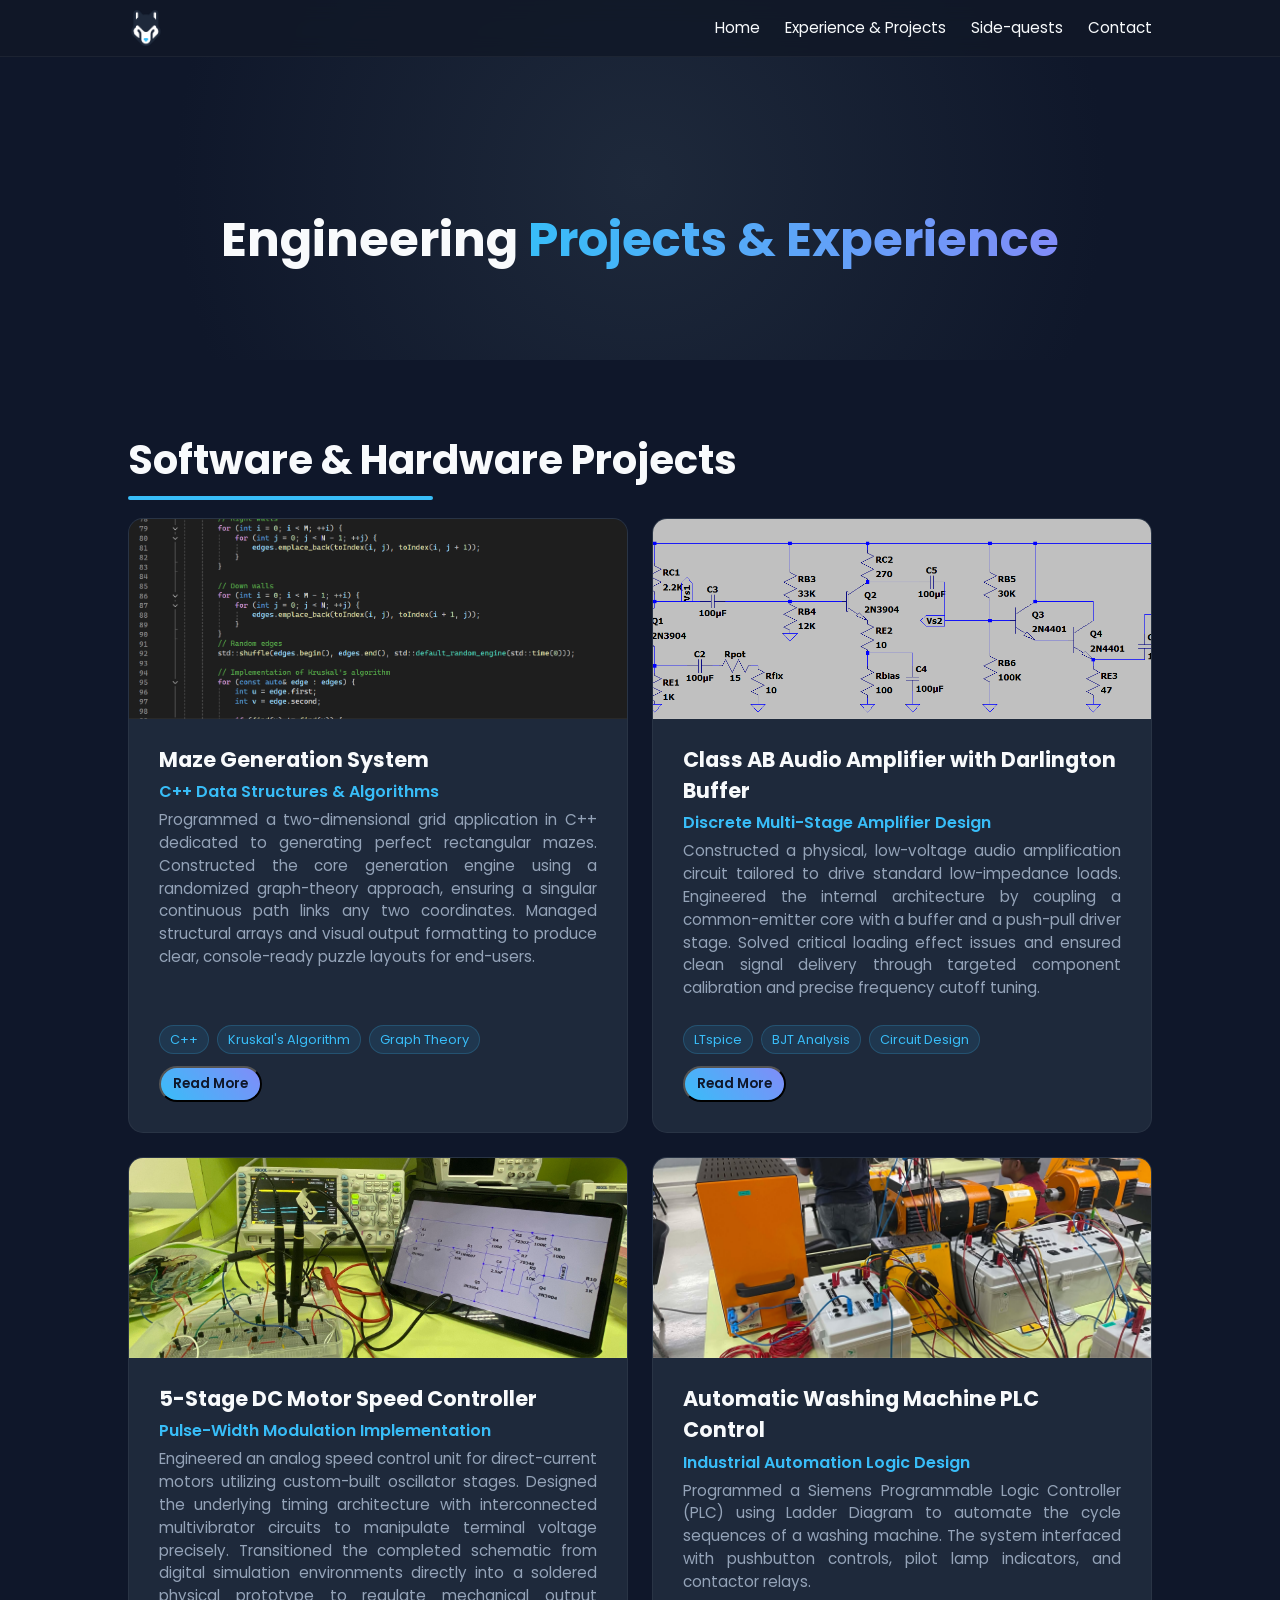
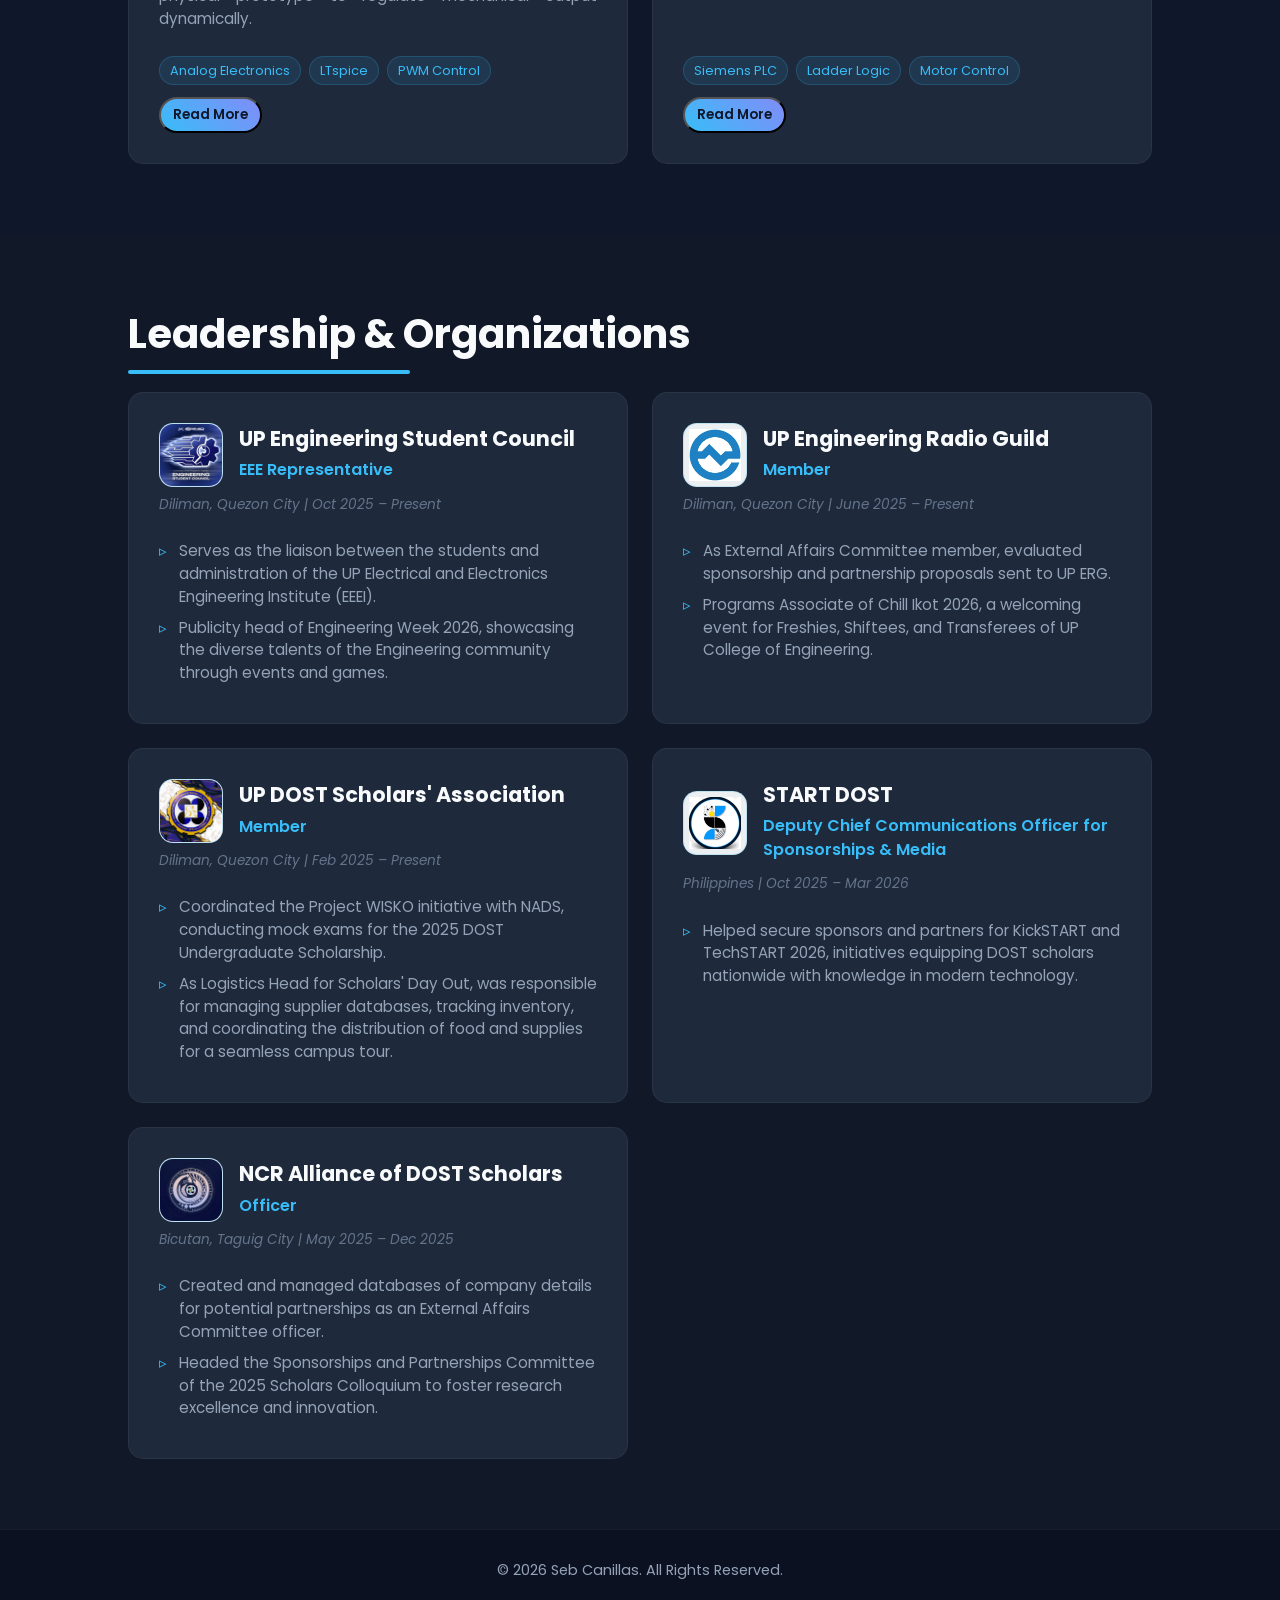
<file: projects.html>
<!DOCTYPE html>
<html lang="en">
<head>
    <meta charset="UTF-8">
    <meta name="viewport" content="width=device-width, initial-scale=1.0">
    <title>Projects & Experience | Seb Canillas</title>
    <link rel="stylesheet" href="./style.css">
    <link rel="icon" type="image/png" href="./logo.png">
</head>
<body>

    <nav id="navbar">

    <div class="nav-top">
        <a href="index.html" class="nav-logo">
            <img src="./logo.png" alt="Logo">
        </a>

    <button class="hamburger" id="hamburger">
        ☰
    </button>
    </div>
    <ul id="nav-links">
        <li><a href="index.html">Home</a></li>
        <li><a href="projects.html">Experience & Projects</a></li>
        <li><a href="hobbies.html">Side-quests</a></li>
        <li><a href="contact.html">Contact</a></li>
    </ul>
</nav>

    <section class="sub-hero">
        <h1>Engineering <span>Projects & Experience</span></h1>
    </section>

    <section id="projects" class="bg-dark reveal">
        <h2>Software & Hardware Projects</h2>
        <div class="grid-container">

            <a class="card">
                <div class="project-photo" style="background-image: url('./project-images/EEE 121 SP2.png');"></div>
                <h3>Maze Generation System</h3>
                <h4>C++ Data Structures & Algorithms</h4>
                <p>Programmed a two-dimensional grid application in C++ dedicated to generating perfect rectangular mazes. Constructed the core generation engine using a randomized graph-theory approach, ensuring a singular continuous path links any two coordinates. Managed structural arrays and visual output formatting to produce clear, console-ready puzzle layouts for end-users.</p>
                <div class="project-details">
                <ul>
                    <li>Implemented Kruskal's algorithm and disjoint-set (union-find) data structures to model the maze as a Minimum Spanning Tree (MST).</li>
                    <li>Designed efficient grid initialization and randomized edge generation via `std::shuffle()` to ensure unique maze layouts on every execution.</li>
                    <li>Rendered the final generated spanning tree using an ASCII-based console visualization.</li>
                </ul>
                </div>
                <div class="tech-tags">
                        <span class="tech-tag">C++</span>
                        <span class="tech-tag">Kruskal's Algorithm</span>
                        <span class="tech-tag">Graph Theory</span>
                </div>
                <button class="btn read-more-btn">
                    Read More
                </button>
            </a>
            
            <a class="card">
                <div class="project-photo" style="background-image: url('./project-images/EEE 138 DP.png');"></div>
                <h3>Class AB Audio Amplifier with Darlington Buffer</h3>
                <h4>Discrete Multi-Stage Amplifier Design</h4>
                <p>Constructed a physical, low-voltage audio amplification circuit tailored to drive standard low-impedance loads. Engineered the internal architecture by coupling a common-emitter core with a buffer and a push-pull driver stage. Solved critical loading effect issues and ensured clean signal delivery through targeted component calibration and precise frequency cutoff tuning.</p>
                <div class="project-details">
                <ul>
                    <li>Achieved a total system gain of 230.26 V/V and a peak-to-peak output of 2.6V, exceeding simulated predictions.</li>
                    <li>Confirmed operational bandwidth of 500 Hz to 10.9 kHz, optimized for mid-range audio reproduction.</li>
                    <li>Conducted rigorous LTspice simulations and hardware breadboard testing, utilizing diode biasing to minimize crossover distortion.</li>
                </ul>
                </div>
                <div class="tech-tags">
                    <span class="tech-tag">LTspice</span>
                    <span class="tech-tag">BJT Analysis</span>
                    <span class="tech-tag">Circuit Design</span>
                </div>
                <button class="btn read-more-btn">
                    Read More
                </button>
            </a>
            
            <a class="card">
                <div class="project-photo" style="background-image: url('./project-images/EEE 148 DP1.jpg');"></div>
                <h3>5-Stage DC Motor Speed Controller</h3>
                <h4>Pulse-Width Modulation Implementation</h4>
                <p>Engineered an analog speed control unit for direct-current motors utilizing custom-built oscillator stages. Designed the underlying timing architecture with interconnected multivibrator circuits to manipulate terminal voltage precisely. Transitioned the completed schematic from digital simulation environments directly into a soldered physical prototype to regulate mechanical output dynamically.</p>
                <div class="project-details">
                <ul>
                    <li>Generated a PWM signal operating at 4000 Hz, with a tunable duty cycle swinging from 55% to 85% via potentiometer control.</li>
                    <li>Conditioned the astable output using an intermediate gain stage (common-emitter switch) to cleanly trigger the monostable network.</li>
                    <li>Successfully built and verified the circuit on a breadboard, adhering within a strict ±100 Hz and 5% tolerance margin.</li>
                </ul>
                </div>
                <div class="tech-tags">
                    <span class="tech-tag">Analog Electronics</span>
                    <span class="tech-tag">LTspice</span>
                    <span class="tech-tag">PWM Control</span>
                </div>
                <button class="btn read-more-btn">
                    Read More
                </button>
            </a>

            
            <a class="card">
                <div class="project-photo" style="background-image: url('./project-images/EEE 148 DP2.jpg');"></div>
                <h3>Automatic Washing Machine PLC Control</h3>
                <h4>Industrial Automation Logic Design</h4>
                <p>Programmed a Siemens Programmable Logic Controller (PLC) using Ladder Diagram to automate the cycle sequences of a washing machine. The system interfaced with pushbutton controls, pilot lamp indicators, and contactor relays.</p>
                <div class="project-details">
                <ul>
                    <li>Developed complex logic to manage variable Wash, Rinse, and Spin cycles dynamically based on user-selected load levels and program types (Normal, Delicate, Heavy).</li>
                    <li>Simulated bidirectional drum movement by alternating CW and CCW jogs of a Shunt DC Machine with precise hold intervals.</li>
                    <li>Implemented safety interlocks, including an emergency stop feature with dynamic braking, and state-retention pausing functions.</li>
                </ul>
                </div>
                <div class="tech-tags">
                    <span class="tech-tag">Siemens PLC</span>
                    <span class="tech-tag">Ladder Logic</span>
                    <span class="tech-tag">Motor Control</span>
                </div>
                <button class="btn read-more-btn">
                    Read More
                </button>
            </a>
    </section>

    <section id="experience" class="bg-light reveal">
        <h2>Leadership & Organizations</h2>
        <div class="grid-container">
            
            <div class="card">
                <div class="organization-header">
                    <div class="organization-logo">
                        <img src="./organization-logos/ESC.jpg" alt="UP Engineering Student Council logo">
                    </div>
                    <div>
                        <h3>UP Engineering Student Council</h3>
                        <h4>EEE Representative</h4>
                    </div>
                </div>
                <div class="meta">Diliman, Quezon City | Oct 2025 – Present</div>
                <ul>
                    <li>Serves as the liaison between the students and administration of the UP Electrical and Electronics Engineering Institute (EEEI).</li>
                    <li>Publicity head of Engineering Week 2026, showcasing the diverse talents of the Engineering community through events and games.</li>
                </ul>
            </div>

            <div class="card">
                <div class="organization-header">
                    <div class="organization-logo logo-erg">
                        <img src="./organization-logos/ERG.jpg" alt="UP Engineering Radio Guild logo">
                    </div>
                    <div>
                        <h3>UP Engineering Radio Guild</h3>
                        <h4>Member</h4>
                    </div>
                </div>
                <div class="meta">Diliman, Quezon City | June 2025 – Present</div>
                <ul>
                    <li>As External Affairs Committee member, evaluated sponsorship and partnership proposals sent to UP ERG.</li>
                    <li>Programs Associate of Chill Ikot 2026, a welcoming event for Freshies, Shiftees, and Transferees of UP College of Engineering.</li>
                </ul>
            </div>

            <div class="card">
                <div class="organization-header">
                    <div class="organization-logo">
                        <img src="./organization-logos/SA.jpg" alt="UP DOST Scholars' Association logo">
                    </div>
                    <div>
                        <h3>UP DOST Scholars' Association</h3>
                        <h4>Member</h4>
                    </div>
                </div>
                <div class="meta">Diliman, Quezon City | Feb 2025 – Present</div>
                <ul>
                    <li>Coordinated the Project WISKO initiative with NADS, conducting mock exams for the 2025 DOST Undergraduate Scholarship.</li>
                    <li>As Logistics Head for Scholars' Day Out, was responsible for managing supplier databases, tracking inventory, and coordinating the distribution of food and supplies for a seamless campus tour.</li>
                </ul>
            </div>

            <div class="card">
                <div class="organization-header">
                    <div class="organization-logo logo-start">
                        <img src="./organization-logos/START.jpg" alt="START DOST logo">
                    </div>
                    <div>
                        <h3>START DOST</h3>
                        <h4>Deputy Chief Communications Officer for Sponsorships & Media</h4>
                    </div>
                </div>
                <div class="meta">Philippines | Oct 2025 – Mar 2026</div>
                <ul>
                    <li>Helped secure sponsors and partners for KickSTART and TechSTART 2026, initiatives equipping DOST scholars nationwide with knowledge in modern technology.</li>
                </ul>
            </div>

            <div class="card">
                <div class="organization-header">
                    <div class="organization-logo">
                        <img src="./organization-logos/NADS.jpg" alt="NCR Alliance of DOST Scholars logo">
                    </div>
                    <div>
                        <h3>NCR Alliance of DOST Scholars</h3>
                        <h4>Officer</h4>
                    </div>
                </div>
                <div class="meta">Bicutan, Taguig City | May 2025 – Dec 2025</div>
                <ul>
                    <li>Created and managed databases of company details for potential partnerships as an External Affairs Committee officer.</li>
                    <li>Headed the Sponsorships and Partnerships Committee of the 2025 Scholars Colloquium to foster research excellence and innovation.</li>
                </ul>
            </div>

        </div>
    </section>

    <footer>
        <p>© 2026 Seb Canillas. All Rights Reserved.</p>
    </footer>

    <script>
        window.addEventListener('scroll', () => {
            const nav = document.getElementById('navbar');
            if (window.scrollY > 50) { nav.classList.add('scrolled'); } 
            else { nav.classList.remove('scrolled'); }
        });

        function reveal() {
            var reveals = document.querySelectorAll('.reveal');
            for (var i = 0; i < reveals.length; i++) {
                var windowHeight = window.innerHeight;
                var elementTop = reveals[i].getBoundingClientRect().top;
                if (elementTop < windowHeight - 100) { reveals[i].classList.add('active'); }
            }
        }
        window.addEventListener('scroll', reveal);
        reveal(); 
        </script>
 <script>
const hamburger = document.getElementById('hamburger');
const navLinks = document.getElementById('nav-links');

hamburger.addEventListener('click', () => {
    navLinks.classList.toggle('show');
});
</script>

<script>
document.addEventListener("DOMContentLoaded", () => {

    document.querySelectorAll(".read-more-btn")
        .forEach(button => {

            button.addEventListener("click", () => {

                const card = button.closest(".card");

                card.classList.toggle("active");

                button.textContent =
                    card.classList.contains("active")
                    ? "Read Less"
                    : "Read More";

            });

        });

});
</script>
</body>
</html>
</file>
<file: style.css>
@import url('https://fonts.googleapis.com/css2?family=Poppins:wght@300;400;600;700&display=swap');

:root {
    --bg-main: #0f172a;
    --bg-nav: rgba(17, 24, 39, 0.85);
    --card-bg: #1e293b;
    --accent: #38bdf8;
    --accent-glow: rgba(56, 189, 248, 0.4);
    --text-main: #f8fafc;
    --text-muted: #94a3b8;
}

* {
    margin: 0;
    padding: 0;
    box-sizing: border-box;
    font-family: 'Poppins', sans-serif;
    scroll-behavior: smooth;
}

body {
    background: var(--bg-main);
    color: var(--text-main);
    line-height: 1.5;
    overflow-x: hidden;
    display: flex;
    flex-direction: column;
    min-height: 100vh;
}

/* --- NAVIGATION --- */
nav {
    position: fixed;
    width: 100%;
    top: 0;
    background: var(--bg-nav);
    backdrop-filter: blur(10px);
    padding: 10px 10%;
    display: flex;
    justify-content: space-between;
    align-items: center;
    gap: 20px;
    z-index: 1000;
    border-bottom: 1px solid rgba(255,255,255,0.05);
    transition: padding 0.3s ease;
}

nav.scrolled {
    padding: 15px 10%;
    box-shadow: 0 4px 30px rgba(0, 0, 0, 0.5);
}

nav h2 {
    color: var(--accent);
    font-weight: 700;
    letter-spacing: 1px;
}

nav ul {
    list-style: none;
    display: flex;
    gap: 25px;
}

nav a {
    text-decoration: none;
    color: var(--text-main);
    font-weight: 400;
    transition: all 0.3s ease;
    position: relative;
    font-size: 0.95rem;
}

nav a::after {
    content: '';
    position: absolute;
    width: 0;
    height: 2px;
    bottom: -5px;
    left: 0;
    background-color: var(--accent);
    transition: width 0.3s ease;
}

nav a:hover::after, nav a.active::after {
    width: 100%;
}

nav a:hover, nav a.active {
    color: var(--accent);
}
.nav-logo {
    display: flex;
    align-items: center;
}

.nav-logo img {
    height: 36px;
    width: auto;
    display: block;
}

.nav-logo:hover img {
    transform: scale(1.05);
}

.nav-top {
    display: flex;
    align-items: center;
}


/* --- HERO SECTION --- */
.hero {
    min-height: 100vh;
    display: flex;
    justify-content: center;
    align-items: center;
    padding: 120px 10% 60px;
    background: radial-gradient(circle at center, #1e293b 0%, #0f172a 70%);
}

.home-hero {
    padding-top: 130px;
    background:
        linear-gradient(135deg, rgba(56, 189, 248, 0.08), transparent 35%),
        linear-gradient(160deg, #0f172a 0%, #111827 52%, #172033 100%);
}

.hero-content {
    display: flex;
    align-items: center;
    justify-content: space-between;
    gap: 50px;
    max-width: 1200px;
    width: 100%;
    flex-wrap: wrap-reverse;
}

.home-hero-layout {
    display: grid;
    grid-template-columns: minmax(0, 0.95fr) minmax(380px, 1.05fr);
    align-items: center;
    gap: 42px;
    max-width: 1220px;
    width: 100%;
}

.hero-text {
    flex: 1;
    min-width: 300px;
}

.hero-copy {
    max-width: 650px;
}

.hero-kicker {
    display: inline-block;
    margin-bottom: 18px;
    color: var(--accent);
    font-size: 0.82rem;
    font-weight: 700;
    letter-spacing: 0.12em;
    text-transform: uppercase;
}

.hero-text h1 {
    font-size: 3.8rem;
    line-height: 1.2;
    animation: fadeInDown 1s ease-out forwards;
}

.hero-text span {
    color: var(--accent);
    background: linear-gradient(90deg, #38bdf8, #818cf8);
    -webkit-background-clip: text;
    -webkit-text-fill-color: transparent;
}

.hero-text p {
    max-width: 600px;
    margin: 25px 0;
    font-size: 1.15rem;
    color: var(--text-muted);
    animation: fadeInUp 1s ease-out 0.3s forwards;
    opacity: 0;
}

.hero-text .hero-kicker {
    max-width: none;
    margin: 0 0 18px;
    color: var(--accent);
    font-size: 0.82rem;
    animation: fadeInDown 1s ease-out forwards;
}

.hero-actions {
    display: flex;
    flex-wrap: wrap;
    align-items: center;
    gap: 14px;
}

.btn-secondary {
    background: rgba(248, 250, 252, 0.06);
    color: var(--text-main);
    border: 1px solid rgba(248, 250, 252, 0.14);
    box-shadow: none;
}

.btn-secondary:hover {
    border-color: rgba(56, 189, 248, 0.55);
    box-shadow: 0 8px 25px rgba(0,0,0,0.25);
}

.hero-image {
    flex: 0 0 350px;
    display: flex;
    justify-content: center;
    animation: fadeInUp 1s ease-out forwards;
}

.hero-image img {
    width: 100%;
    max-width: 350px;
    height: auto;
    border-radius: 20px;
    box-shadow: 0 15px 35px rgba(0,0,0,0.4);
    border: 2px solid rgba(56, 189, 248, 0.3);
    transition: transform 0.3s ease, border-color 0.3s ease;
}

.hero-image img:hover {
    transform: translateY(-5px);
    border-color: var(--accent);
}

.hero-collage {
    position: relative;
    width: min(100%, 610px);
    min-height: 620px;
    margin-left: auto;
    animation: fadeInUp 1s ease-out forwards;
}

.collage-tile,
.hero-widget {
    position: absolute;
    border: 1px solid rgba(255,255,255,0.08);
    box-shadow: 0 22px 45px rgba(0,0,0,0.34);
}

.collage-tile {
    overflow: hidden;
    background: var(--card-bg);
}

.collage-tile img {
    width: 100%;
    height: 100%;
    display: block;
    object-fit: cover;
}

.collage-tile figcaption {
    position: absolute;
    left: 12px;
    bottom: 12px;
    padding: 7px 11px;
    border-radius: 999px;
    background: rgba(15, 23, 42, 0.82);
    color: var(--text-main);
    font-size: 0.78rem;
    font-weight: 600;
    backdrop-filter: blur(8px);
}

.collage-main {
    top: 45px;
    right: 8%;
    width: 56%;
    height: 410px;
    border-radius: 28px;
    z-index: 3;
}

.collage-project {
    top: 5px;
    left: 4%;
    width: 39%;
    height: 215px;
    border-radius: 18px;
    z-index: 2;
}

.collage-campus {
    left: 12%;
    bottom: 58px;
    width: 51%;
    height: 190px;
    border-radius: 22px;
    z-index: 4;
}

.hero-widget {
    padding: 18px;
    border-radius: 18px;
    background: rgba(30, 41, 59, 0.88);
    backdrop-filter: blur(12px);
    z-index: 5;
}

.hero-widget span,
.snapshot-widget span {
    display: block;
    margin-bottom: 6px;
    color: var(--accent);
    font-size: 0.76rem;
    font-weight: 700;
    letter-spacing: 0.08em;
    text-transform: uppercase;
}

.hero-widget strong,
.snapshot-widget strong {
    display: block;
    color: var(--text-main);
    font-size: 1rem;
    line-height: 1.35;
}

.widget-current {
    left: 0;
    bottom: 240px;
    width: 230px;
}

.widget-scholar {
    right: 0;
    bottom: 28px;
    width: 180px;
}

.home-snapshot {
    display: grid;
    grid-template-columns: minmax(240px, 0.75fr) minmax(0, 1.25fr);
    align-items: start;
    gap: 38px;
}

.snapshot-copy {
    position: sticky;
    top: 150px;
}

.snapshot-board {
    display: grid;
    grid-template-columns: 1.15fr 0.85fr;
    grid-auto-rows: minmax(150px, auto);
    gap: 18px;
}

.snapshot-widget {
    min-height: 150px;
    padding: 22px;
    border-radius: 18px;
    background: var(--card-bg);
    border: 1px solid rgba(255,255,255,0.06);
    color: var(--text-main);
    text-decoration: none;
    overflow: hidden;
    transition: transform 0.3s ease, border-color 0.3s ease, box-shadow 0.3s ease;
}

a.snapshot-widget:hover {
    transform: translateY(-5px);
    border-color: rgba(56, 189, 248, 0.4);
    box-shadow: 0 15px 30px rgba(0,0,0,0.3);
}

.snapshot-feature {
    grid-row: span 2;
    display: flex;
    flex-direction: column;
    justify-content: flex-end;
    min-height: 380px;
    padding: 0;
}

.snapshot-feature img {
    width: 100%;
    height: 260px;
    object-fit: cover;
}

.snapshot-feature div {
    padding: 22px;
}

.snapshot-stat {
    background: linear-gradient(135deg, rgba(56, 189, 248, 0.16), rgba(34, 197, 94, 0.12)), var(--card-bg);
}

.snapshot-org {
    display: flex;
    flex-direction: column;
    justify-content: space-between;
    gap: 20px;
}

.snapshot-org-logos {
    display: flex;
    align-items: center;
}

.snapshot-org-logos img {
    width: 54px;
    height: 54px;
    object-fit: cover;
    border-radius: 15px;
    border: 2px solid var(--card-bg);
    background: #f8fafc;
}

.snapshot-org-logos img + img {
    margin-left: -14px;
}

.snapshot-note {
    grid-column: 1 / -1;
    min-height: px;
    background:
        linear-gradient(135deg, rgba(129, 140, 248, 0.13), rgba(251, 191, 36, 0.10)),
        var(--card-bg);
}


.resume-widget-icon {
    font-size: 3rem;
    margin-bottom: 12px;
}

/* Sub-Hero for other pages */
.sub-hero {
    min-height: 40vh;
    background: radial-gradient(circle at center, #1e293b 0%, #0f172a 70%);
    display: flex;
    align-items: center;
    justify-content: center;
    padding: 180px 10% 60px;
    text-align: center;
}

.sub-hero h1 {
    font-size: 3rem;
    animation: fadeInDown 1s ease-out forwards;
}

.sub-hero span {
    color: var(--accent);
    background: linear-gradient(90deg, #38bdf8, #818cf8);
    -webkit-background-clip: text;
    -webkit-text-fill-color: transparent;
}

.btn {
    display: inline-block;
    padding: 15px 35px;
    background: linear-gradient(45deg, #38bdf8, #818cf8);
    color: #0f172a;
    text-decoration: none;
    border-radius: 30px;
    font-weight: 600;
    transition: all 0.3s ease;
    opacity: 0;
    animation: fadeInUp 1s ease-out 0.6s forwards;
    margin-top: 10px;
}

.btn:hover {
    transform: translateY(-3px) scale(1.05);
    box-shadow: 0 0px 25px var(--accent-glow);
}

/* --- LAYOUT & TYPOGRAPHY --- */
section { padding: 70px 10%; }
.bg-dark { background: #0f172a; }
.bg-light { background: #111827; }

h2 {
    font-size: 2.5rem;
    margin-bottom: 28px;
    color: var(--text-main);
    position: relative;
    display: inline-block;
}

h2::after {
    content: '';
    position: absolute;
    width: 50%;
    height: 4px;
    background: var(--accent);
    bottom: -10px;
    left: 0;
    border-radius: 2px;
}

.section-desc {
    font-size: 1.1rem;
    color: var(--text-muted);
    max-width: 900px;
    text-align: justify;
    margin-bottom: 28px;
}

/* --- SKILLS --- */
.skills-container {
    display: grid;
    grid-template-columns: repeat(auto-fit, minmax(260px, 1fr));
    gap: 25px;
}

.skill {
    background: var(--card-bg);
    min-height: 150px;
    padding: 30px;
    display: grid;
    place-items: center;
    text-align: center;
    border-radius: 15px;
    font-weight: 600;
    font-size: 1.05rem;
    border: 1px solid rgba(255,255,255,0.05);
    transition: all 0.3s ease;
}

.skill:hover {
    transform: translateY(-5px);
    border-color: var(--accent);
    box-shadow: 0 10px 20px rgba(0,0,0,0.3);
    color: var(--accent);
}

/* --- CARDS --- */
.grid-container {
    display: grid;
    grid-template-columns: repeat(auto-fit, minmax(350px, 1fr));
    gap: 24px;
}

.card {
    background: var(--card-bg);
    padding: 30px;
    border-radius: 15px;
    border: 1px solid rgba(255,255,255,0.05);
    transition: all 0.4s ease;
    position: relative;
    overflow: hidden;
    display: flex;
    flex-direction: column;
}

.card::before {
    content: '';
    position: absolute;
    top: 0;
    left: 0;
    width: 4px;
    height: 100%;
    background: var(--accent);
    transform: scaleY(0);
    transition: transform 0.4s ease;
    transform-origin: bottom;
}

.card:hover::before { transform: scaleY(1); }
.card:hover {
    transform: translateY(-5px);
    box-shadow: 0 15px 30px rgba(0,0,0,0.4);
}

.project-link-card {
    color: inherit;
    text-decoration: none;
    cursor: pointer;
}

.project-link-card:focus-visible {
    outline: 2px solid var(--accent);
    outline-offset: 4px;
}

.card h3 {
    margin-bottom: 5px;
    font-size: 1.3rem;
    color: var(--text-main);
}

.card h4 {
    color: var(--accent);
    margin-bottom: 5px;
    font-weight: 600;
    font-size: 1rem;
}

.card .meta {
    font-size: 0.85rem;
    color: #64748b;
    margin-bottom: 15px;
    font-style: italic;
}

.card p {
    color: var(--text-muted);
    font-size: 0.95rem;
    margin-bottom: 10px;
    text-align: justify;
}

.card ul {
    list-style-type: none;
    padding-left: 0;
    margin-top: 10px;
}

.card ul li {
    position: relative;
    padding-left: 20px;
    margin-bottom: 8px;
    font-size: 0.95rem;
    color: var(--text-muted);
}

.card ul li::before {
    content: '▹';
    position: absolute;
    left: 0;
    color: var(--accent);
}

.project-details {
    max-height: 0;
    overflow: hidden;
    opacity: 0;
    transition:
        max-height 0.4s ease,
        opacity 0.3s ease;
}

.card.active .project-details {
    max-height: 500px;
    opacity: 1;
}

.organization-header {
    display: flex;
    align-items: center;
    gap: 16px;
    margin-bottom: 8px;
}

.organization-header h3,
.organization-header h4 {
    margin-bottom: 4px;
}

.organization-logo {
    flex: 0 0 64px;
    width: 64px;
    height: 64px;
    display: grid;
    place-items: center;
    border-radius: 14px;
    background: rgba(248, 250, 252, 0.95);
    border: 1px solid rgba(56, 189, 248, 0.25);
    color: #0f172a;
    font-size: 0.82rem;
    font-weight: 700;
    text-align: center;
    overflow: hidden;
}

.organization-logo img {
    width: 100%;
    height: 100%;
    object-fit: cover;
}

.logo-erg img {
    padding: 5px;
}

.logo-start img {
    padding: 5px;
}

.project-photo,
.education-photo {
    min-height: 200px;
    margin: -30px -30px 25px;
    background-color: #111827;
    background-image: linear-gradient(135deg, rgba(56, 189, 248, 0.16), rgba(129, 140, 248, 0.18));
    background-position: center;
    background-size: cover;
    border-bottom: 1px solid rgba(255,255,255,0.05);
}

.tech-tags {
    margin-top: auto;
    padding-top: 15px;
    display: flex;
    flex-wrap: wrap;
    gap: 8px;
}

.tech-tag {
    background: rgba(56, 189, 248, 0.1);
    color: var(--accent);
    padding: 4px 10px;
    border-radius: 20px;
    font-size: 0.8rem;
    border: 1px solid rgba(56, 189, 248, 0.2);
}

.document-link-label {
    display: inline-block;
    width: fit-content;
    margin-top: 18px;
    color: var(--accent);
    font-size: 0.9rem;
    font-weight: 600;
}

.document-link-label::after {
    content: ' ->';
}

.document-link-label.unavailable {
    color: var(--text-muted);
}

.document-link-label.unavailable::after {
    content: '';
}

/* ===== HOBBY BENTO — 4:5 GRAPHIC DESIGN WITH EQUAL OTHER CARDS ===== */

.hobby-bento {
    display: grid;
    grid-template-columns: 420px 1fr 1fr;
    grid-template-rows: 1fr 1fr;
    gap: 14px;
    margin-top: 40px;
    min-height: 480px;
}

/* shared card base */
.hobby-card {
    position: relative;
    overflow: hidden;
    cursor: default;
    transition: transform 0.35s ease, box-shadow 0.35s ease;
    border-radius: 16px;
    background: var(--card-bg);
    border: 1px solid rgba(255,255,255,0.06);
    width: 100%;
    height: 100%;
    min-height: 0;
}

.hobby-card:hover {
    transform: scale(1.02);
    box-shadow: 0 24px 48px rgba(0,0,0,0.55);
    z-index: 2;
}

/* ---- Card placements ---- */
.hobby-card:nth-child(1) {
    grid-column: 1;
    grid-row: 1 / 3;
}

.hobby-card:nth-child(2) {
    grid-column: 2;
    grid-row: 1;
}

.hobby-card:nth-child(3) {
    grid-column: 3;
    grid-row: 1;
}

.hobby-card:nth-child(4) {
    grid-column: 2;
    grid-row: 2;
}

.hobby-card:nth-child(5) {
    grid-column: 3;
    grid-row: 2;
}

/* ---- Graphic Design Card - FORCE 4:5 Ratio ---- */
.graphic-design-card {
    grid-column: 1 !important;
    grid-row: 1 / 3 !important;

    aspect-ratio: 4 / 5;
    width: 100%;

    max-width: 420px;
    height: auto;

    justify-self: center;
    align-self: center;
}

/* ---- Other 4 cards - equal size, fill their cells ---- */
.hobby-card:not(.graphic-design-card) {
    aspect-ratio: auto !important;
    height: 100% !important;
    width: 100% !important;
    align-self: stretch !important;
    justify-self: stretch !important;
}

/* ---- full-bleed photo ---- */
.hobby-photo {
    position: absolute;
    inset: 0;
    background-size: cover;
    background-position: center;
    transition: transform 0.55s ease;
    z-index: 1;
}

.hobby-card:hover .hobby-photo {
    transform: scale(1.02);
}

/* ---- gradient + text overlay ---- */
.hobby-content {
    position: absolute;
    bottom: 0;
    left: 0;
    right: 0;
    padding: 5px 20px 16px;
    background: linear-gradient(to top,
        rgba(0,0,0,0.85) 0%,
        rgba(0,0,0,0.25) 65%,
        transparent 100%);
    transition: background 0.35s ease;
    z-index: 5;
}

.hobby-card:hover .hobby-content {
    background: linear-gradient(to top,
        rgba(0,0,0,1) 0%,
        rgba(0,0,0,0.8) 80%,
        transparent 100%);
}

.hobby-content h3 {
    font-size: 1rem;
    font-weight: 600;
    color: #fff;
    margin-bottom: 2px;
}

.hobby-content p {
    color: rgba(255,255,255,0.7);
    font-size: 0.78rem;
    line-height: 1.4;
    max-height: 0;
    overflow: hidden;
    opacity: 0;
    transition: max-height 0.35s ease, opacity 0.3s ease;
}

.hobby-card:hover .hobby-content p {
    max-height: 80px;
    opacity: 1;
}

/* ---- accent glow border on hover ---- */
.hobby-card::after {
    content: '';
    position: absolute;
    inset: 0;
    border-radius: inherit;
    border: 1.5px solid rgba(56, 189, 248, 0);
    transition: border-color 0.35s ease;
    pointer-events: none;
    z-index: 6;
}

.hobby-card:hover::after {
    border-color: rgba(56, 189, 248, 0.6);
}

/* ===== SLIDESHOW ===== */

.hobby-slideshow {
    position: absolute;
    inset: 0;
    overflow: hidden;
}

.slideshow-track {
    display: flex;
    width: 100%;
    height: 100%;
    transition: transform 0.6s cubic-bezier(0.25, 0.46, 0.45, 0.94);
}

.slide {
    flex: 0 0 100%;
    height: 100%;
    background-size: cover;
    background-position: center;
    background-color: #1e293b;
}

.slide-btn {
    position: absolute;
    top: 50%;
    transform: translateY(-50%);
    background: rgba(0,0,0,0.55);
    color: #fff;
    border: none;
    width: 32px;
    height: 32px;
    border-radius: 50%;
    font-size: 1.1rem;
    cursor: pointer;
    z-index: 10;
    opacity: 0;
    transition: opacity 0.3s ease, background 0.3s ease;
    backdrop-filter: blur(4px);
    border: 1px solid rgba(255,255,255,0.12);
}

.hobby-card:hover .slide-btn {
    opacity: 1;
}

.slide-btn:hover {
    background: rgba(56, 189, 248, 0.5);
}

.slide-btn.prev { left: 6px; }
.slide-btn.next { right: 6px; }

.slide-dots {
    position: absolute;
    bottom: 10px;
    left: 50%;
    transform: translateX(-50%);
    display: flex;
    gap: 6px;
    z-index: 10;
}

.slide-dots span {
    width: 8px;
    height: 8px;
    border-radius: 50%;
    background: rgba(255,255,255,0.35);
    cursor: pointer;
    transition: background 0.3s ease, transform 0.3s ease;
}

.slide-dots span.active {
    background: var(--accent);
    transform: scale(1.25);
}

/* ===== EXPERIENCES BENTO - ORIGINAL SHAPE ===== */

.hobby-bento-3col {
    display: grid;
    grid-template-columns: 1.8fr 1fr;
    grid-template-rows: 1fr 1fr;
    gap: 14px;
    height: 60vh;
    min-height: 380px;
    max-height: 560px;
    width: 100%;
}

.hobby-bento-3col .hobby-card {
    width: 100%;
    height: 100%;
    min-height: 0;
}

.hobby-bento-3col .hobby-card:nth-child(1) {
    grid-column: 1;
    grid-row: 1 / 3;
    border-radius: 16px;
}

.hobby-bento-3col .hobby-card:nth-child(2) {
    grid-column: 2;
    grid-row: 1;
    border-radius: 16px;
}

.hobby-bento-3col .hobby-card:nth-child(3) {
    grid-column: 2;
    grid-row: 2;
    border-radius: 16px;
}
/* --- CONTACT SECTION --- */
.contact-container {
    text-align: center;
    max-width: 900px;
    margin: 0 auto;
}

.contact-container p {
    margin: 15px 0;
    font-size: 1.2rem;
    color: var(--text-muted);
}

.contact-card-grid {
    display: grid;
    grid-template-columns: repeat(auto-fit, minmax(260px, 1fr));
    gap: 25px;
    margin-top: 35px;
}

.contact-card {
    display: flex;
    flex-direction: column;
    align-items: center;
    gap: 10px;
    min-height: 190px;
    padding: 30px;
    background: var(--card-bg);
    border: 1px solid rgba(255,255,255,0.05);
    border-radius: 15px;
    color: var(--text-main);
    text-decoration: none;
    transition: all 0.3s ease;
}

.contact-card:hover {
    transform: translateY(-5px);
    border-color: var(--accent);
    box-shadow: 0 15px 30px rgba(0,0,0,0.4);
}

.contact-icon {
    display: grid;
    place-items: center;
    width: 52px;
    height: 52px;
    border-radius: 50%;
    background: rgba(56, 189, 248, 0.12);
    color: var(--accent);
    border: 1px solid rgba(56, 189, 248, 0.25);
    font-size: 1.4rem;
    font-weight: 700;
}

.contact-icon svg {
    width: 25px;
    height: 25px;
    fill: currentColor;
}

.contact-label {
    font-size: 1.15rem;
    font-weight: 600;
}

.contact-detail {
    color: var(--text-muted);
    font-size: 0.95rem;
    overflow-wrap: anywhere;
}

/* --- FOOTER --- */
footer {
    text-align: center;
    padding: 30px;
    background: #0b1120;
    color: var(--text-muted);
    border-top: 1px solid rgba(255,255,255,0.05);
    font-size: 0.9rem;
    margin-top: auto;
}

/* --- ANIMATIONS --- */
@keyframes fadeInDown {
    from { opacity: 0; transform: translateY(-30px); }
    to { opacity: 1; transform: translateY(0); }
}

@keyframes fadeInUp {
    from { opacity: 0; transform: translateY(30px); }
    to { opacity: 1; transform: translateY(0); }
}

.reveal {
    opacity: 0;
    transform: translateY(50px);
    transition: all 0.8s ease-out;
}

.reveal.active {
    opacity: 1;
    transform: translateY(0);

}
.read-more-btn {
    width: fit-content;
    margin-top: 12px;
    padding: 6px 12px;
    font-size: 0.85rem;
}

   .project-details {
        max-height: 0;
        overflow: hidden;
        transition: max-height 0.35s ease;
    }

    .project-card.active .project-details {
        max-height: 500px;
    }
    
@media (max-width: 1000px) {
    .home-hero-layout {
        grid-template-columns: 1fr;
    }

    .hero-copy {
        max-width: 760px;
    }

    .hero-collage {
        margin: 0 auto;
        min-height: 590px;
    }

    .home-snapshot {
        grid-template-columns: 1fr;
    }

    .snapshot-copy {
        position: static;
    }



    .home-hero {
        padding-top: 220px;
    }

    .hero-text h1 {
        font-size: clamp(2rem, 8vw, 2.8rem);
    }

    .hero-text p {
        font-size: 1rem;
    }

    .hero-actions .btn {
        width: 100%;
        text-align: center;
    }

    .hero-collage {
        min-height: 540px;
    }

    .collage-main {
        top: 54px;
        right: 0;
        width: 62%;
        height: 330px;
        border-radius: 22px;
    }

    .collage-project {
        top: 0;
        left: 0;
        width: 45%;
        height: 165px;
    }

    .collage-campus {
        left: 0;
        bottom: 72px;
        width: 62%;
        height: 155px;
    }

    .hero-widget {
        padding: 14px;
        border-radius: 15px;
    }

    .hero-widget strong,
    .snapshot-widget strong {
        font-size: 0.92rem;
    }

    .widget-current {
        left: 0;
        bottom: 240px;
        width: 190px;
    }

    .widget-scholar {
        right: 0;
        bottom: 18px;
        width: 155px;
    }

    .snapshot-board {
        grid-template-columns: 1fr;
    }

    .snapshot-feature,
    .snapshot-note {
        grid-column: auto;
        grid-row: auto;
    }

    .snapshot-feature {
        min-height: 330px;
    }

    .snapshot-feature img {
        height: 220px;
    }

    .sub-hero {
        padding-top: 205px;
    }

    .sub-hero h1 {
        font-size: 2.3rem;
    }

    .project-photo,
    .education-photo {
        min-height: 170px;
    }

    .organization-header {
        align-items: flex-start;
    }

    .organization-logo {
        flex-basis: 56px;
        width: 56px;
        height: 56px;
        font-size: 0.72rem;
    }
}

/* EXTRA SMALL PHONES */
@media (max-width: 480px) {

    .hero-text h1 {
        font-size: 2rem;
    }

    .sub-hero h1 {
        font-size: 1.8rem;
    }

    nav h2 {
        font-size: 1.2rem;
    }

    nav ul {
        gap: 10px;
    }

    nav a {
        font-size: 0.8rem;
    }

    .collage-main,
    .collage-project,
    .collage-campus {
        height: 180px;
    }

    .snapshot-feature img {
        height: 180px;
    }
}

/* ==========================================
   HAMBURGER MENU
========================================== */

.hamburger {
    display: none;
    background: none;
    border: none;
    color: var(--text-main);
    font-size: 1.8rem;
    cursor: pointer;
}

/* MOBILE */
@media (max-width: 768px) {

    .hobby-bento {
        grid-template-columns: 1fr 1fr;
        grid-template-rows: auto;
        height: auto;
        max-height: none;
        min-height: auto;
        gap: 12px;
    }

    .hobby-card {
        height: auto;
        min-height: 180px;
    }

    .graphic-design-card {
    grid-column: 1 / 3 !important;
    grid-row: auto !important;

    aspect-ratio: 4 / 5;
    width: 100%;

    min-height: unset;
    max-height: unset;
    height: auto;
}

    .hobby-card:not(.graphic-design-card) {
        grid-column: auto;
        grid-row: auto;
        min-height: 160px;
        max-height: 220px;
    }

    .hobby-bento-3col {
        grid-template-columns: 1fr 1fr;
        grid-template-rows: auto;
        height: auto;
        max-height: none;
        min-height: auto;
        gap: 12px;
    }

    .hobby-bento-3col .hobby-card {
        height: auto;
        min-height: 160px;
    }

    .hobby-bento-3col .hobby-card:nth-child(1) {
        grid-column: 1 / 3;
        grid-row: auto;
        min-height: 220px;
        max-height: 320px;
    }

    .hobby-bento-3col .hobby-card:nth-child(2) {
        grid-column: 1;
        grid-row: auto;
    }

    .hobby-bento-3col .hobby-card:nth-child(3) {
        grid-column: 2;
        grid-row: auto;
    }

    .nav-logo img {
        height: 40px;
    }

    .hobby-bento {
        grid-template-columns: 1fr;
        gap: 12px;
    }

    .graphic-design-card {
    grid-column: 1 !important;

    aspect-ratio: 4 / 5;
    width: 100%;

    min-height: unset;
    max-height: unset;
    height: auto;
}

    .hobby-card:not(.graphic-design-card) {
        grid-column: 1;
        min-height: 160px;
        max-height: 220px;
    }

    .hobby-bento-3col {
        grid-template-columns: 1fr;
        gap: 12px;
    }

    .hobby-bento-3col .hobby-card {
        min-height: 160px;
        max-height: 220px;
    }

    .hobby-bento-3col .hobby-card:nth-child(1) {
        grid-column: 1;
        min-height: 200px;
        max-height: 280px;
    }

    .hobby-bento-3col .hobby-card:nth-child(2) {
        grid-column: 1;
    }

    .hobby-bento-3col .hobby-card:nth-child(3) {
        grid-column: 1;
    }
    /* NAVBAR */
    nav {
    padding: 12px 20px;
    flex-wrap: wrap;
}

.nav-top {
    width: 100%;
    display: flex;
    justify-content: space-between;
    align-items: center;
}

    nav ul {
        flex-wrap: wrap;
        justify-content: center;
        gap: 12px;
    }

    nav a {
        font-size: 0.9rem;
    }

    /* HERO */
    .hero,
    .home-hero {
        padding: 140px 20px 60px;
    }

    .home-hero-layout {
        grid-template-columns: 1fr;
        gap: 30px;
    }

    .hero-text h1 {
        font-size: 2.4rem;
    }

    .hero-text p {
        font-size: 1rem;
    }

    /* SNAPSHOT SECTION */
    .home-snapshot {
        grid-template-columns: 1fr;
    }

    .snapshot-copy {
        position: static;
    }

    .snapshot-board {
        grid-template-columns: 1fr;
    }

    .snapshot-feature {
        min-height: auto;
    }

    .snapshot-feature img {
        height: 220px;
    }

    .snapshot-note {
        grid-column: auto;
    }

    /* GENERAL SECTIONS */
    section {
        padding: 60px 20px;
    }

    h2 {
        font-size: 2rem;
    }

    .sub-hero h1 {
        font-size: 2.2rem;
    }

    /* PROJECTS / EDUCATION */
    .grid-container {
        grid-template-columns: 1fr;
    }

    .card {
        padding: 24px;
    }

    .project-photo,
    .education-photo {
        margin: -24px -24px 20px;
    }

    /* ORGANIZATION HEADER */
    .organization-header {
        flex-direction: column;
        text-align: center;
    }

    /* PDF VIEWER */
    .pdf-viewer-header {
        flex-direction: column;
    }

    .pdf-frame-wrap {
        min-height: 400px;
        height: 60vh;
    }

    /* CONTACT */
    .contact-card-grid {
        grid-template-columns: 1fr;
    }

    .contact-container p {
        font-size: 1rem;
    }

    /* BUTTONS */
    .hero-actions {
        flex-direction: column;
        align-items: stretch;
    }

    .btn {
        text-align: center;
        width: 100%;
    }
    #hobbies-experience .hobby-content p {
        max-height: 0;
        opacity: 0;
    }

    #hobbies-experience .hobby-card.active .hobby-content p {
        background: linear-gradient(to top,
        rgba(0,0,0,1) 0%,
        rgba(0,0,0,0.8) 80%,
        transparent 100%);
    }

    #hobbies-experience .hobby-card.active .hobby-photo {
        transform: scale(1.07);
    }

    #hobbies-experience .hobby-card.active::after {
        border-color: rgba(56, 189, 248, 0.6);
    }
    nav {
        display: flex;
        justify-content: space-between;
        align-items: center;
        padding: 15px 20px;
        flex-wrap: wrap;
    }

    .nav-logo {
        display: flex;
        align-items: center;
    }

    .hamburger {
        display: block;
        margin-left: auto;
    }

    nav ul {
        width: 100%;
        display: none;
        flex-direction: column;
        align-items: center;
        gap: 18px;
        margin-top: 15px;
        padding: 20px 0;
        background: rgba(17, 24, 39, 0.98);
        border-radius: 12px;
    }

    nav ul.show {
        display: flex;
    }

    .project-details {
    max-height: 0;
    overflow: hidden;
    transition: max-height 0.35s ease;
}

.project-details.expanded {
    max-height: 1000px;
}

.read-more-btn {
    background: none;
    border: none;
    color: var(--accent-color);
    cursor: pointer;
    font-weight: 600;
    margin-top: 12px;
}

    .card.active .project-details {
        max-height: 1000px;
    }
@keyframes slideDown {
    from {
        opacity: 0;
        transform: translateY(-15px);
    }
    to {
        opacity: 1;
        transform: translateY(0);
        }
    }
}
</file>
